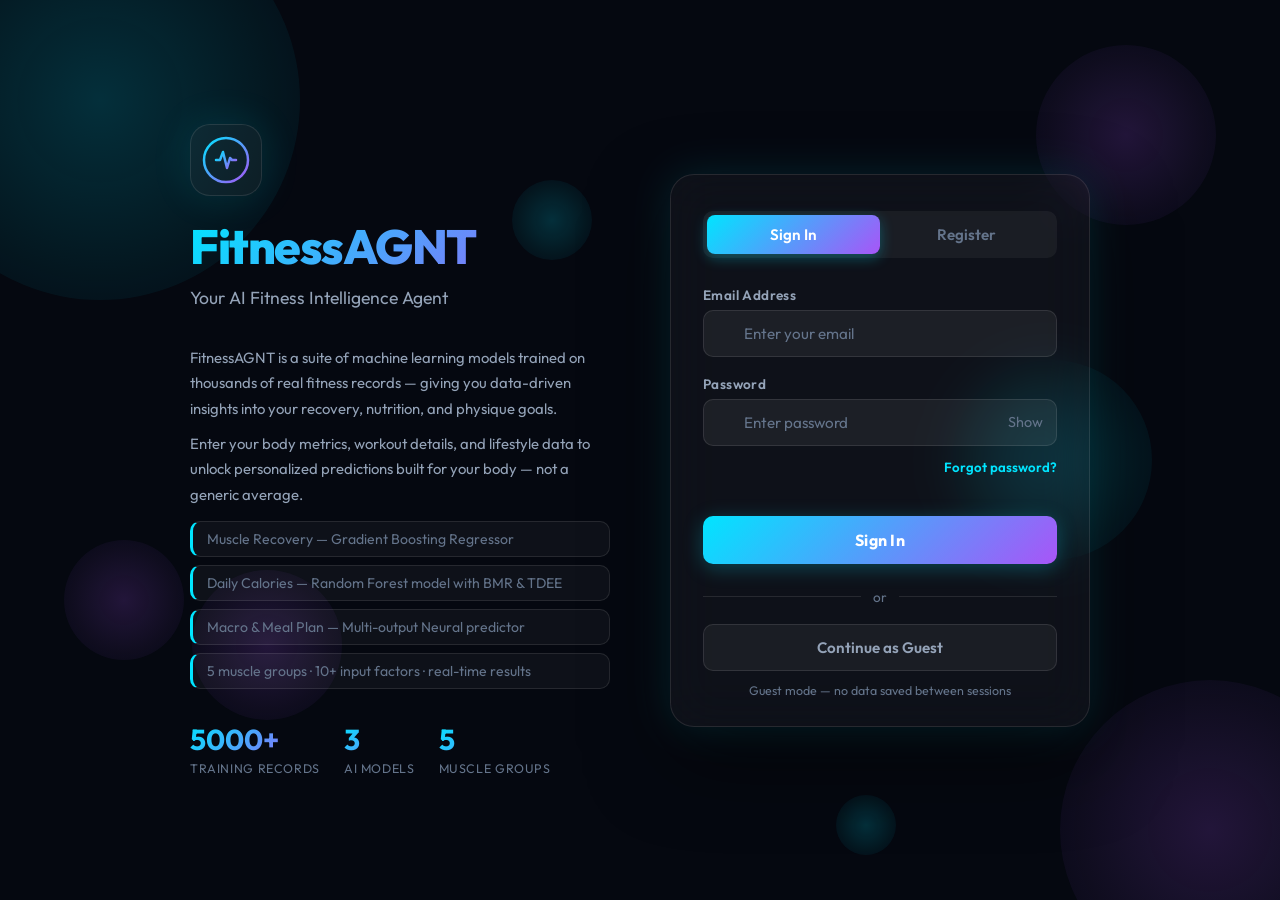
<file: static/index.html>
<!DOCTYPE html>
<html lang="en">

<head>
  <meta charset="UTF-8" />
  <meta name="viewport" content="width=device-width, initial-scale=1.0" />
  <title>FitnessAGNT – AI-Powered Fitness Prediction Suite</title>
  <meta name="description"
    content="FitnessAGNT uses AI to predict muscle recovery, daily calorie needs, and macro targets. Log in or continue as guest." />
  <link rel="preconnect" href="https://fonts.googleapis.com" />
  <link href="https://fonts.googleapis.com/css2?family=Outfit:wght@300;400;500;600;700;800&display=swap"
    rel="stylesheet" />
  <link rel="stylesheet" href="css/style.css" />
</head>

<body class="auth-page">

  <!-- Animated background particles -->
  <div class="bg-particles" aria-hidden="true">
    <span></span><span></span><span></span><span></span>
    <span></span><span></span><span></span><span></span>
  </div>

  <!-- Main Auth Container -->
  <div class="auth-wrapper">

    <!-- Left Panel – Branding -->
    <div class="auth-brand">
      <div class="brand-logo">
        <svg width="48" height="48" viewBox="0 0 48 48" fill="none" xmlns="http://www.w3.org/2000/svg">
          <circle cx="24" cy="24" r="22" stroke="url(#g1)" stroke-width="2.5" />
          <path d="M14 24h4l3-8 4 16 3-10 2 2h4" stroke="url(#g2)" stroke-width="2.5" stroke-linecap="round"
            stroke-linejoin="round" />
          <defs>
            <linearGradient id="g1" x1="2" y1="2" x2="46" y2="46" gradientUnits="userSpaceOnUse">
              <stop stop-color="#00e5ff" />
              <stop offset="1" stop-color="#a855f7" />
            </linearGradient>
            <linearGradient id="g2" x1="14" y1="16" x2="34" y2="32" gradientUnits="userSpaceOnUse">
              <stop stop-color="#00e5ff" />
              <stop offset="1" stop-color="#a855f7" />
            </linearGradient>
          </defs>
        </svg>
      </div>
      <h1 class="brand-title">FitnessAGNT</h1>
      <p class="brand-subtitle">Your AI Fitness Intelligence Agent</p>

      <div class="brand-about">
        <p class="about-text">
          FitnessAGNT is a suite of machine learning models trained on thousands of real fitness records —
          giving you data-driven insights into your recovery, nutrition, and physique goals.
        </p>
        <p class="about-text">
          Enter your body metrics, workout details, and lifestyle data to unlock personalized predictions
          built for your body — not a generic average.
        </p>
        <ul class="about-list">
          <li>Muscle Recovery — Gradient Boosting Regressor</li>
          <li>Daily Calories — Random Forest model with BMR &amp; TDEE</li>
          <li>Macro &amp; Meal Plan — Multi-output Neural predictor</li>
          <li>5 muscle groups · 10+ input factors · real-time results</li>
        </ul>
      </div>

      <div class="brand-stat-row">
        <div class="brand-stat">
          <span class="stat-num">5000+</span>
          <span class="stat-label">Training Records</span>
        </div>
        <div class="brand-stat">
          <span class="stat-num">3</span>
          <span class="stat-label">AI Models</span>
        </div>
        <div class="brand-stat">
          <span class="stat-num">5</span>
          <span class="stat-label">Muscle Groups</span>
        </div>
      </div>
    </div>

    <!-- Right Panel – Auth Forms -->
    <div class="auth-card glass">

      <!-- Tab Switchers -->
      <div class="auth-tabs" role="tablist" id="auth-tabs">
        <button id="tab-login" class="auth-tab active" role="tab" aria-selected="true"
          onclick="showTab('login')">Sign In</button>
        <button id="tab-register" class="auth-tab" role="tab" aria-selected="false"
          onclick="showTab('register')">Register</button>
      </div>

      <!-- Alert Box -->
      <div id="auth-alert" class="auth-alert hidden" role="alert"></div>

      <!-- ═══════════ LOGIN FORM ═══════════ -->
      <form id="form-login" class="auth-form" onsubmit="handleLogin(event)" novalidate>
        <div class="field-group">
          <label for="login-email">Email Address</label>
          <div class="input-wrap">
            <input type="email" id="login-email" placeholder="Enter your email" autocomplete="email" required />
          </div>
        </div>
        <div class="field-group">
          <label for="login-pass">Password</label>
          <div class="input-wrap">
            <input type="password" id="login-pass" placeholder="Enter password" autocomplete="current-password"
              required />
            <button type="button" class="toggle-pw" onclick="togglePw('login-pass', this)"
              aria-label="Toggle password">Show</button>
          </div>
        </div>
        <!-- Forgot password link -->
        <div style="text-align:right;margin-top:-8px;margin-bottom:16px;">
          <button type="button" class="forgot-link" onclick="showForgot()">Forgot password?</button>
        </div>
        <button type="submit" id="btn-login" class="btn-primary">
          <span class="btn-text">Sign In</span>
          <span class="btn-loader hidden"></span>
        </button>
      </form>

      <!-- ═══════════ REGISTER FORM ═══════════ -->
      <form id="form-register" class="auth-form hidden" onsubmit="handleRegister(event)" novalidate>
        <div class="field-group">
          <label for="reg-email">Email Address</label>
          <div class="input-wrap">
            <input type="email" id="reg-email" placeholder="Enter your email address" autocomplete="email"
              required />
          </div>
        </div>
        <div class="field-group">
          <label for="reg-pass">Password</label>
          <div class="input-wrap">
            <input type="password" id="reg-pass" placeholder="Min. 6 characters" autocomplete="new-password" required
              minlength="6" />
            <button type="button" class="toggle-pw" onclick="togglePw('reg-pass', this)"
              aria-label="Toggle password">Show</button>
          </div>
        </div>
        <div class="field-group">
          <label for="reg-confirm">Confirm Password</label>
          <div class="input-wrap">
            <input type="password" id="reg-confirm" placeholder="Repeat password" autocomplete="new-password"
              required />
          </div>
        </div>

        <!-- Optional profile fields -->
        <p style="font-size:12px;color:var(--text-3);margin:12px 0 16px;text-align:center;">Optional — pre-fills your prediction forms</p>
        <div style="display:grid;grid-template-columns:1fr 1fr;gap:12px;">
          <div class="field-group" style="margin-bottom:0;">
            <label for="reg-age">Age</label>
            <div class="input-wrap">
              <input type="number" id="reg-age" placeholder="e.g. 25" min="12" max="100" />
            </div>
          </div>
          <div class="field-group" style="margin-bottom:0;">
            <label>Gender</label>
            <div class="gender-toggle">
              <button type="button" id="reg-g-male" class="gender-btn active" onclick="setRegGender('Male')">Male</button>
              <button type="button" id="reg-g-female" class="gender-btn" onclick="setRegGender('Female')">Female</button>
            </div>
          </div>
          <div class="field-group" style="margin-bottom:0;">
            <label for="reg-height">Height (cm)</label>
            <div class="input-wrap">
              <input type="number" id="reg-height" placeholder="e.g. 175" min="120" max="220" />
            </div>
          </div>
          <div class="field-group" style="margin-bottom:0;">
            <label for="reg-weight">Weight (kg)</label>
            <div class="input-wrap">
              <input type="number" id="reg-weight" placeholder="e.g. 70" min="30" max="200" />
            </div>
          </div>
        </div>

        <button type="submit" id="btn-register" class="btn-primary" style="margin-top:20px;">
          <span class="btn-text">Create Account</span>
          <span class="btn-loader hidden"></span>
        </button>
      </form>

      <!-- ═══════════ EMAIL VERIFICATION PANEL ═══════════ -->
      <div id="panel-verify" class="auth-form hidden">
        <div class="verify-header">
          <div class="verify-icon">✉️</div>
          <h3 class="verify-title">Check Your Inbox</h3>
          <p class="verify-subtitle">We sent a <strong>6-digit code</strong> to<br />
            <span id="verify-email-display" class="verify-email"></span>
          </p>
        </div>
        <div class="field-group" style="margin-top:20px;">
          <label for="verify-code">Verification Code</label>
          <div class="input-wrap">
            <input type="text" id="verify-code" placeholder="Enter 6-digit code" maxlength="6"
              inputmode="numeric" pattern="\d{6}" autocomplete="one-time-code" />
          </div>
        </div>
        <button type="button" id="btn-verify" class="btn-primary" onclick="handleVerifyCode()">
          <span class="btn-text">Verify &amp; Continue</span>
          <span class="btn-loader hidden"></span>
        </button>
        <button type="button" class="btn-ghost" onclick="handleResendCode()" style="margin-top:10px;width:100%;">
          Resend Code
        </button>
        <button type="button" class="btn-ghost" onclick="showTab('register')" style="margin-top:6px;width:100%;opacity:0.6;font-size:13px;">
          ← Back to Register
        </button>
      </div>

      <!-- ═══════════ FORGOT PASSWORD PANEL ═══════════ -->
      <div id="panel-forgot" class="auth-form hidden">
        <div class="verify-header">
          <div class="verify-icon">🔑</div>
          <h3 class="verify-title">Reset Password</h3>
          <p class="verify-subtitle">Enter your email and we'll send you a secure reset link.</p>
        </div>
        <div class="field-group" style="margin-top:20px;">
          <label for="forgot-email">Email Address</label>
          <div class="input-wrap">
            <input type="email" id="forgot-email" placeholder="Enter your email" autocomplete="email" />
          </div>
        </div>
        <button type="button" id="btn-forgot" class="btn-primary" onclick="handleForgotPassword()">
          <span class="btn-text">Send Reset Link</span>
          <span class="btn-loader hidden"></span>
        </button>
        <button type="button" class="btn-ghost" onclick="showTab('login')" style="margin-top:10px;width:100%;">
          ← Back to Sign In
        </button>
      </div>

      <!-- Divider (hidden when verify/forgot panels are shown) -->
      <div class="auth-divider" id="auth-divider"><span>or</span></div>

      <!-- Guest Button -->
      <button id="btn-guest" class="btn-guest" onclick="continueAsGuest()">
        Continue as Guest
      </button>

      <p class="auth-footnote">Guest mode — no data saved between sessions</p>
    </div>
  </div>

  <script>
    // If already logged in, redirect away from the login page
    (function () {
      const u = sessionStorage.getItem('user');
      if (u) {
        try {
          const user = JSON.parse(u);
          if (user && !user.isGuest) {
            window.location.replace(user.isAdmin ? 'admin.html' : 'dashboard.html');
          } else if (user && user.isGuest) {
            window.location.replace('dashboard.html');
          }
        } catch (e) { sessionStorage.removeItem('user'); }
      }
    })();
  </script>
  <script src="js/auth.js"></script>
</body>

</html>
</file>
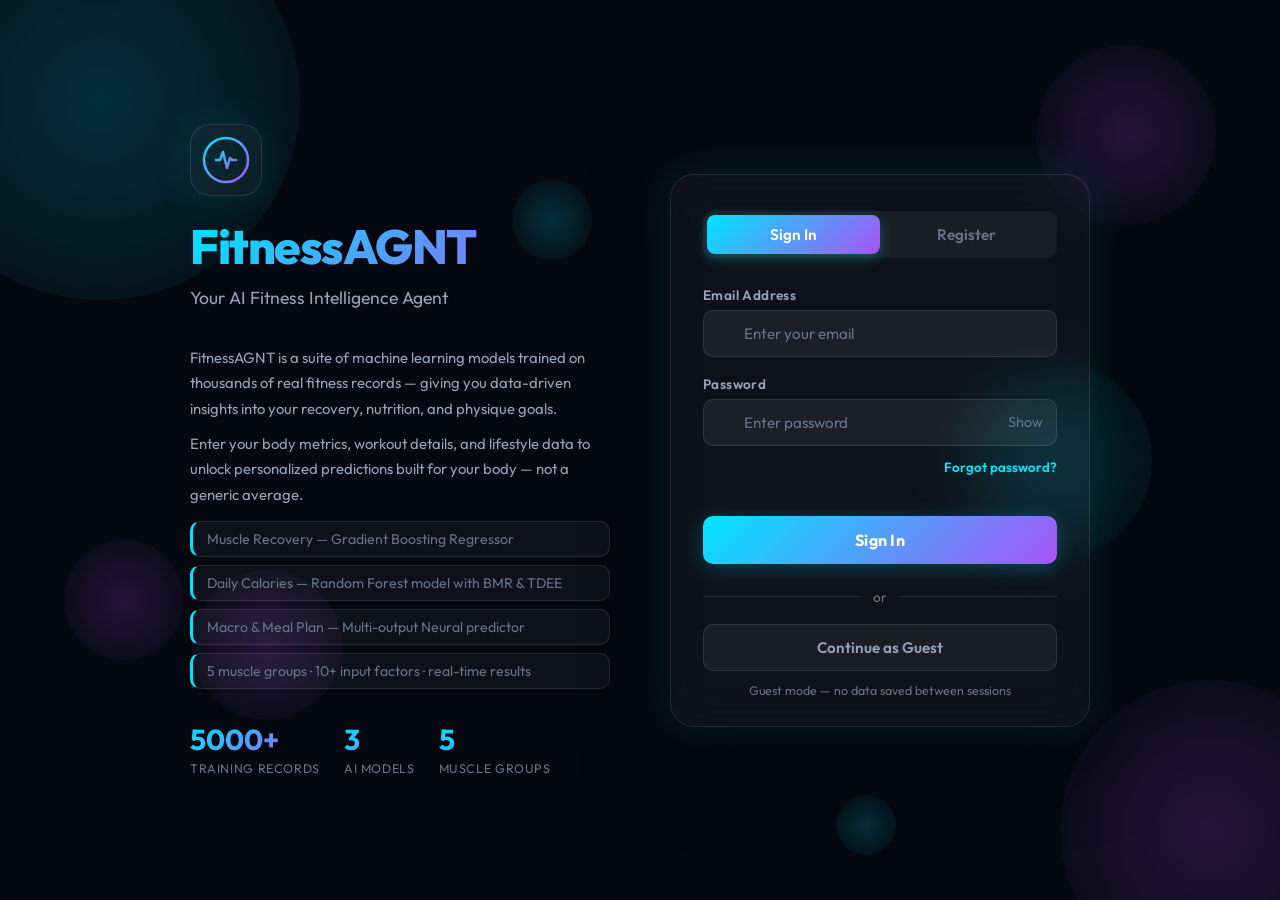
<file: static/dashboard.html>
<!DOCTYPE html>
<html lang="en">

<head>
    <meta charset="UTF-8" />
    <meta name="viewport" content="width=device-width, initial-scale=1.0" />
    <meta http-equiv="Cache-Control" content="no-cache, no-store, must-revalidate" />
    <meta http-equiv="Pragma" content="no-cache" />
    <meta http-equiv="Expires" content="0" />
    <title>FitnessAGNT – Dashboard</title>
    <meta name="description" content="FitnessAGNT fitness AI suite — choose your prediction tool." />
    <link rel="preconnect" href="https://fonts.googleapis.com" />
    <link href="https://fonts.googleapis.com/css2?family=Outfit:wght@300;400;500;600;700;800&display=swap"
        rel="stylesheet" />
    <link rel="stylesheet" href="css/style.css" />
</head>

<body class="dashboard-page">

    <!-- Animated background -->
    <div class="bg-particles" aria-hidden="true">
        <span></span><span></span><span></span><span></span>
        <span></span><span></span><span></span><span></span>
    </div>

    <!-- Top Nav -->
    <nav class="top-nav">
        <div class="nav-brand">
            <svg width="28" height="28" viewBox="0 0 48 48" fill="none">
                <circle cx="24" cy="24" r="22" stroke="url(#dn1)" stroke-width="2.5" />
                <path d="M14 24h4l3-8 4 16 3-10 2 2h4" stroke="url(#dn2)" stroke-width="2.5" stroke-linecap="round"
                    stroke-linejoin="round" />
                <defs>
                    <linearGradient id="dn1" x1="2" y1="2" x2="46" y2="46" gradientUnits="userSpaceOnUse">
                        <stop stop-color="#00e5ff" />
                        <stop offset="1" stop-color="#a855f7" />
                    </linearGradient>
                    <linearGradient id="dn2" x1="14" y1="16" x2="34" y2="32" gradientUnits="userSpaceOnUse">
                        <stop stop-color="#00e5ff" />
                        <stop offset="1" stop-color="#a855f7" />
                    </linearGradient>
                </defs>
            </svg>
            FitnessAGNT
        </div>
        <div class="nav-user" style="position:relative;">
            <div class="user-badge" id="user-badge" onclick="toggleUserMenu()">
                <div class="user-avatar-icon" id="user-avatar-initial">?</div>
                <span id="username-display">Loading...</span>
            </div>

            <!-- Profile & Settings Dropdown -->
            <div class="user-menu-dropdown" id="user-menu">
                <div class="user-menu-header">
                    <h4 style="margin:0; font-size:1.1rem;">Settings &amp; Profile</h4>
                    <p style="margin:4px 0 0; font-size:0.8rem; color:var(--text-3);">Manage your account and app preferences.</p>
                </div>
                
                <div class="user-menu-body">
                    <div style="display:grid;grid-template-columns:1fr 1fr;gap:10px;">
                        <div class="form-field">
                            <label for="p-age">Age</label>
                            <input type="number" id="p-age" class="predict-input" placeholder="25" min="12" max="100" />
                        </div>
                        <div class="form-field">
                            <label>Gender</label>
                            <div class="gender-toggle">
                                <button type="button" id="p-g-male" class="gender-btn active" onclick="setProfileGender('Male')">M</button>
                                <button type="button" id="p-g-female" class="gender-btn" onclick="setProfileGender('Female')">F</button>
                            </div>
                        </div>
                        <div class="form-field">
                            <label for="p-height">Height (cm)</label>
                            <input type="number" id="p-height" class="predict-input" placeholder="175" min="120" max="220" />
                        </div>
                        <div class="form-field">
                            <label for="p-weight">Weight (kg)</label>
                            <input type="number" id="p-weight" class="predict-input" placeholder="70" min="30" max="200" />
                        </div>
                    </div>
                </div>

                <div class="user-menu-footer">
                    <button class="btn-predict" id="btn-save-profile" onclick="saveProfile()" style="padding:8px 12px; font-size:0.85rem; flex:2;">
                        <span id="save-profile-text">Save</span>
                        <span class="btn-loader hidden" id="save-profile-loader" style="width:14px;height:14px;border-width:2px;"></span>
                    </button>
                    <span id="profile-status" style="font-size:12px; display:flex; align-items:center;"></span>
                </div>

                <div style="margin-top:16px; display:flex; flex-direction:column; gap:8px;">
                    <button type="button" onclick="openHelpModal()" style="background:none; border:none; color:var(--text-2); font-size:0.85rem; text-align:left; display:flex; align-items:center; gap:8px; cursor:pointer; padding:4px 0;">
                        <span>❓</span> Help &amp; FAQ
                    </button>
                    <button type="button" onclick="openReportModal()" style="background:none; border:none; color:var(--text-2); font-size:0.85rem; text-align:left; display:flex; align-items:center; gap:8px; cursor:pointer; padding:4px 0;">
                        <span>💬</span> Report an Issue
                    </button>
                </div>

                <div class="user-menu-footer" style="padding-top:12px;">
                    <button class="btn-logout" id="btn-logout" onclick="logout()">Sign Out</button>
                </div>
            </div>
        </div>
    </nav>

    <!-- Hero -->
    <div class="dash-hero">
        <h1>Your AI Fitness Agent</h1>
        <p id="dash-greeting">Select a model below to get your personalized AI-powered prediction</p>
    </div>

    <!-- Model Cards Grid -->
    <div class="dash-grid">

        <!-- Card 1: Muscle Recovery -->
        <a href="predict.html" class="dash-card glass" id="card-recovery">
            <div class="dash-card-icon recovery-icon">
                <svg width="40" height="40" viewBox="0 0 48 48" fill="none">
                    <circle cx="24" cy="24" r="20" stroke="url(#ci1)" stroke-width="2" />
                    <path d="M14 24h4l3-8 4 16 3-10 2 2h4" stroke="url(#ci1)" stroke-width="2.5"
                        stroke-linecap="round" />
                    <defs>
                        <linearGradient id="ci1" x1="4" y1="4" x2="44" y2="44" gradientUnits="userSpaceOnUse">
                            <stop stop-color="#00e5ff" />
                            <stop offset="1" stop-color="#a855f7" />
                        </linearGradient>
                    </defs>
                </svg>
            </div>
            <div class="dash-card-body">
                <h3>Muscle Recovery</h3>
                <p>Know exactly when your muscles are ready again. Our Gradient Boosting model analyses your workout
                    intensity, sleep, protein intake, and body metrics to predict optimal recovery time.</p>
                <div class="dash-card-tags">
                    <span class="tag">Recovery Time</span>
                    <span class="tag">BMI</span>
                    <span class="tag">5 Muscle Groups</span>
                </div>
            </div>
            <div class="dash-card-arrow">→</div>
        </a>

        <!-- Card 2: Calorie Predictor -->
        <a href="model_calories.html" class="dash-card glass" id="card-calories">
            <div class="dash-card-icon calorie-icon">
                <svg width="40" height="40" viewBox="0 0 48 48" fill="none">
                    <circle cx="24" cy="24" r="20" stroke="url(#ci2)" stroke-width="2" />
                    <path d="M24 12v4M24 32v4M12 24h4M32 24h4" stroke="url(#ci2)" stroke-width="2.5"
                        stroke-linecap="round" />
                    <circle cx="24" cy="24" r="7" stroke="url(#ci2)" stroke-width="2" />
                    <defs>
                        <linearGradient id="ci2" x1="4" y1="4" x2="44" y2="44" gradientUnits="userSpaceOnUse">
                            <stop stop-color="#f97316" />
                            <stop offset="1" stop-color="#eab308" />
                        </linearGradient>
                    </defs>
                </svg>
            </div>
            <div class="dash-card-body">
                <h3>Daily Calorie Needs</h3>
                <p>Stop guessing your calorie target. Our Random Forest model calculates your personalised BMR, TDEE,
                    and daily calorie goal based on your body, lifestyle, and weight objectives.</p>
                <div class="dash-card-tags">
                    <span class="tag">BMR &amp; TDEE</span>
                    <span class="tag">Weight Goals</span>
                    <span class="tag">Activity Level</span>
                </div>
            </div>
            <div class="dash-card-arrow">→</div>
        </a>

        <!-- Card 3: Macro Predictor -->
        <a href="model_macro.html" class="dash-card glass" id="card-macro">
            <div class="dash-card-icon macro-icon">
                <svg width="40" height="40" viewBox="0 0 48 48" fill="none">
                    <circle cx="24" cy="24" r="20" stroke="url(#ci3)" stroke-width="2" />
                    <path d="M16 32l4-12 4 8 3-5 3 9" stroke="url(#ci3)" stroke-width="2.5" stroke-linecap="round"
                        stroke-linejoin="round" />
                    <defs>
                        <linearGradient id="ci3" x1="4" y1="4" x2="44" y2="44" gradientUnits="userSpaceOnUse">
                            <stop stop-color="#10b981" />
                            <stop offset="1" stop-color="#06b6d4" />
                        </linearGradient>
                    </defs>
                </svg>
            </div>
            <div class="dash-card-body">
                <h3>Macro &amp; Meal Plan</h3>
                <p>Get your exact daily macros — protein, carbs, fats, and fiber — plus a tailored meal plan aligned
                    to your physique goal, whether you're cutting, maintaining, or bulking.</p>
                <div class="dash-card-tags">
                    <span class="tag">Macros</span>
                    <span class="tag">Meal Plan</span>
                    <span class="tag">Physique Goal</span>
                </div>
            </div>
            <div class="dash-card-arrow">→</div>
        </a>



    </div>

    <!-- Help Modal -->
    <div id="help-modal" class="modal-overlay hidden" onclick="if(event.target===this) closeModals()">
        <div class="modal-content glass">
            <h3 style="margin-bottom:12px;">Help &amp; FAQ</h3>
            <div style="font-size:0.9rem; color:var(--text-2); line-height:1.6; max-height:60vh; overflow-y:auto; padding-right:8px;">
                <p><strong>1. How does the Muscle Recovery model work?</strong><br>
                It uses your workout duration, intensity, age, height, weight, daily protein, and sleep to calculate a precise recovery time using an advanced machine learning algorithm.</p>
                <div style="height:12px;"></div>
                <p><strong>2. How are Calories and Macros predicted?</strong><br>
                Fill out your body metrics and fitness goals. The AI calculates your BMR and TDEE, then splits it into optimal macros (Protein, Carbs, Fats) depending on if you want to lose, gain, or maintain weight.</p>
                <div style="height:12px;"></div>
                <p><strong>3. Why should I fill out my Profile?</strong><br>
                Your Age, Gender, Height, and Weight in the settings menu will automatically pre-fill all prediction forms to save you time.</p>
            </div>
            <button class="btn-predict" onclick="closeModals()" style="margin-top:20px; padding:10px;">Got it</button>
        </div>
    </div>

    <!-- Report Modal -->
    <div id="report-modal" class="modal-overlay hidden" onclick="if(event.target===this) closeModals()">
        <div class="modal-content glass">
            <h3 style="margin-bottom:8px;">Report an Issue</h3>
            <p style="font-size:0.85rem; color:var(--text-3); margin-bottom:16px;">Notice a false prediction, wrong calculation, or website bug? Let us know so the admin can fix it.</p>
            <form id="report-form" onsubmit="submitReport(event)">
                <div class="form-field" style="margin-bottom:12px;">
                    <label for="r-type">Issue Type</label>
                    <select id="r-type" class="predict-input" required style="background:rgba(15,23,42,0.8);">
                        <option value="False Prediction">False Prediction / Bad Math</option>
                        <option value="UI Bug">Website Bug / Glitch</option>
                        <option value="Feature Request">Feature Request</option>
                        <option value="Other">Other</option>
                    </select>
                </div>
                <div class="form-field">
                    <label for="r-desc">Description</label>
                    <textarea id="r-desc" class="predict-input" required placeholder="Please describe what went wrong..." rows="4" style="resize:vertical;"></textarea>
                </div>
                <div id="report-err" style="color:var(--danger); font-size:0.85rem; margin-top:8px;" class="hidden"></div>
                <div id="report-succ" style="color:var(--success); font-size:0.85rem; margin-top:8px;" class="hidden">Report submitted successfully!</div>
                
                <div style="display:flex; gap:12px; margin-top:20px;">
                    <button type="button" class="btn-logout" onclick="closeModals()" style="flex:1;">Cancel</button>
                    <button type="submit" class="btn-predict" id="btn-submit-report" style="flex:2; padding:10px;">
                        <span id="report-btn-text">Send Report</span>
                        <span class="btn-loader hidden" id="report-loader" style="width:16px;height:16px;border-width:2px;"></span>
                    </button>
                </div>
            </form>
        </div>
    </div>

    <script src="js/dashboard.js"></script>
</body>

</html>
</file>
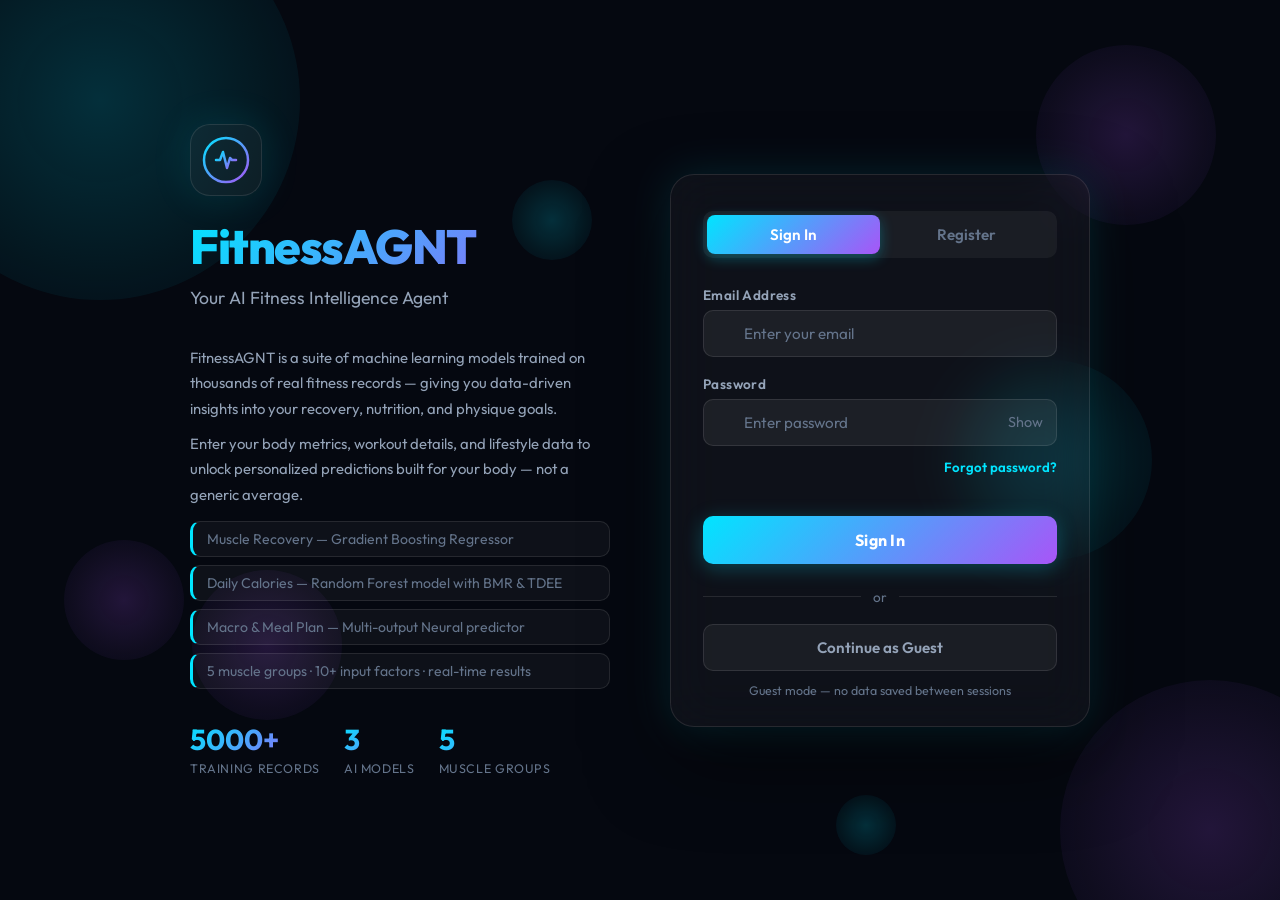
<file: static/model_calories.html>
<!DOCTYPE html>
<html lang="en">

<head>
    <meta charset="UTF-8" />
    <meta name="viewport" content="width=device-width, initial-scale=1.0" />
    <meta http-equiv="Cache-Control" content="no-cache, no-store, must-revalidate" />
    <meta http-equiv="Pragma" content="no-cache" />
    <meta http-equiv="Expires" content="0" />
    <title>FitnessAGNT – Daily Calorie Estimator</title>
    <meta name="description" content="Estimate your optimal daily calorie intake with FitnessAGNT AI predictions." />
    <link rel="preconnect" href="https://fonts.googleapis.com" />
    <link href="https://fonts.googleapis.com/css2?family=Outfit:wght@300;400;500;600;700;800&display=swap"
        rel="stylesheet" />
    <link rel="stylesheet" href="css/style.css" />
</head>

<body class="predict-page">

    <div class="bg-particles" aria-hidden="true">
        <span></span><span></span><span></span><span></span>
    </div>

    <!-- Top Nav -->
    <nav class="top-nav">
        <div class="nav-brand">
            <a href="dashboard.html" class="back-link">← Dashboard</a>
            <span class="nav-sep">|</span>
            <svg width="22" height="22" viewBox="0 0 48 48" fill="none">
                <circle cx="24" cy="24" r="22" stroke="url(#cn1)" stroke-width="2.5" />
                <path d="M14 24h4l3-8 4 16 3-10 2 2h4" stroke="url(#cn2)" stroke-width="2.5" stroke-linecap="round"
                    stroke-linejoin="round" />
                <defs>
                    <linearGradient id="cn1" x1="2" y1="2" x2="46" y2="46" gradientUnits="userSpaceOnUse">
                        <stop stop-color="#00e5ff" />
                        <stop offset="1" stop-color="#a855f7" />
                    </linearGradient>
                    <linearGradient id="cn2" x1="14" y1="16" x2="34" y2="32" gradientUnits="userSpaceOnUse">
                        <stop stop-color="#00e5ff" />
                        <stop offset="1" stop-color="#a855f7" />
                    </linearGradient>
                </defs>
            </svg>
            FitnessAGNT
        </div>
        <div class="nav-user">
            <div class="user-badge" id="user-badge"><span class="dot"></span><span
                    id="username-display">Loading...</span></div>
            <button class="btn-logout" id="btn-logout" onclick="logout()">Sign Out</button>
        </div>
    </nav>

    <!-- Hero -->
    <div class="page-hero">
        <h2>Daily Calorie Estimator</h2>
        <p>Input your body stats and weight goal — our Random Forest model calculates your precise calorie target,
            factoring in BMR, TDEE, and exercise burn rate.</p>
    </div>

    <!-- Main Layout -->
    <div class="predict-layout">

        <!-- Left: Input Form -->
        <div class="form-card glass">
            <h3>Body &amp; Goal Metrics</h3>
            <form id="calorie-form" onsubmit="handleCaloriePredict(event)" novalidate>

                <!-- Row 1: Personal -->
                <div class="form-grid">
                    <div class="form-field">
                        <label for="c-age">Age</label>
                        <input type="number" id="c-age" class="predict-input" placeholder="e.g. 25" min="12" max="100"
                            required />
                    </div>
                    <div class="form-field">
                        <label>Gender</label>
                        <div class="gender-toggle">
                            <button type="button" id="cg-male" class="gender-btn active"
                                onclick="setCGender('Male')">Male</button>
                            <button type="button" id="cg-female" class="gender-btn"
                                onclick="setCGender('Female')">Female</button>
                        </div>
                    </div>
                    <div class="form-field">
                        <label for="c-height">Height (cm)</label>
                        <input type="number" id="c-height" class="predict-input" placeholder="e.g. 175" min="120"
                            max="220" required />
                    </div>
                    <div class="form-field">
                        <label for="c-weight">Current Weight (kg)</label>
                        <input type="number" id="c-weight" class="predict-input" placeholder="e.g. 70" min="30"
                            max="200" required />
                    </div>
                </div>

                <!-- Row 2: Goal -->
                <div class="form-grid">
                    <div class="form-field">
                        <label for="c-target">Target Weight (kg)</label>
                        <input type="number" id="c-target" class="predict-input" placeholder="e.g. 65" min="30"
                            max="200" required />
                    </div>
                    <div class="form-field">
                        <label for="c-weeks">Duration (weeks)</label>
                        <input type="number" id="c-weeks" class="predict-input" placeholder="e.g. 12" min="1" max="104"
                            required />
                    </div>
                    <div class="form-field">
                        <label for="c-exdur">Exercise Duration (min)</label>
                        <input type="number" id="c-exdur" class="predict-input" placeholder="e.g. 45" min="5" max="300"
                            required />
                    </div>
                </div>

                <!-- Activity Level -->
                <div class="form-field" style="margin-bottom:20px;">
                    <label>Activity Level</label>
                    <div class="option-grid" id="activity-grid">
                        <button type="button" class="option-btn active" data-val="Sedentary"
                            onclick="setOption(this,'activity-grid','cActivityLevel')">Sedentary</button>
                        <button type="button" class="option-btn" data-val="Lightly Active"
                            onclick="setOption(this,'activity-grid','cActivityLevel')">Lightly Active</button>
                        <button type="button" class="option-btn" data-val="Moderately Active"
                            onclick="setOption(this,'activity-grid','cActivityLevel')">Moderately Active</button>
                        <button type="button" class="option-btn" data-val="Very Active"
                            onclick="setOption(this,'activity-grid','cActivityLevel')">Very Active</button>
                    </div>
                </div>

                <!-- Exercise Type -->
                <div class="form-field" style="margin-bottom:20px;">
                    <label>Exercise Type</label>
                    <div class="option-grid" id="extype-grid">
                        <button type="button" class="option-btn active" data-val="Light Training"
                            onclick="setOption(this,'extype-grid','cExerciseType')">Light Training</button>
                        <button type="button" class="option-btn" data-val="Cardio"
                            onclick="setOption(this,'extype-grid','cExerciseType')">Cardio</button>
                        <button type="button" class="option-btn" data-val="Strength Training"
                            onclick="setOption(this,'extype-grid','cExerciseType')">Strength Training</button>
                        <button type="button" class="option-btn" data-val="Weight Training"
                            onclick="setOption(this,'extype-grid','cExerciseType')">Weight Training</button>
                    </div>
                </div>

                <div id="calorie-error" class="auth-alert error hidden" role="alert"></div>

                <button type="submit" id="btn-calorie-predict" class="btn-predict">
                    <span id="calorie-btn-text">Estimate Calories</span>
                    <span class="btn-loader hidden" id="calorie-loader"></span>
                </button>
            </form>
        </div>

        <!-- Right Column -->
        <div class="right-col">

            <!-- Result Card -->
            <div class="result-card glass hidden-result" id="calorie-result-card">
                <p class="result-label">Daily Calorie Target</p>
                <div class="calorie-big" id="calorie-big-num">--</div>
                <div class="calorie-unit">kcal / day</div>
                <div class="goal-badge" id="goal-badge"></div>
                <div class="calorie-breakdown" id="calorie-breakdown"></div>
                <div class="result-interpretation" id="calorie-interp">Fill in your details above.</div>
            </div>

            <!-- Tips Card -->
            <div class="tips-card glass">
                <h4>Calorie Tips</h4>
                <div class="tip-item"><span>Eat at a 300–500 kcal deficit for steady weight loss.</span></div>
                <div class="tip-item"><span>Prioritize protein — it keeps you full and preserves muscle.</span></div>
                <div class="tip-item"><span>Track your food for at least 2 weeks for accurate adjustments.</span></div>
                <div class="tip-item"><span>Stay hydrated — thirst is often mistaken for hunger.</span></div>
                <div class="tip-item"><span>Re-calculate calories every 4 weeks as your weight changes.</span></div>
            </div>

        </div>
    </div>

    <script src="js/model_calories.js"></script>
</body>

</html>
</file>
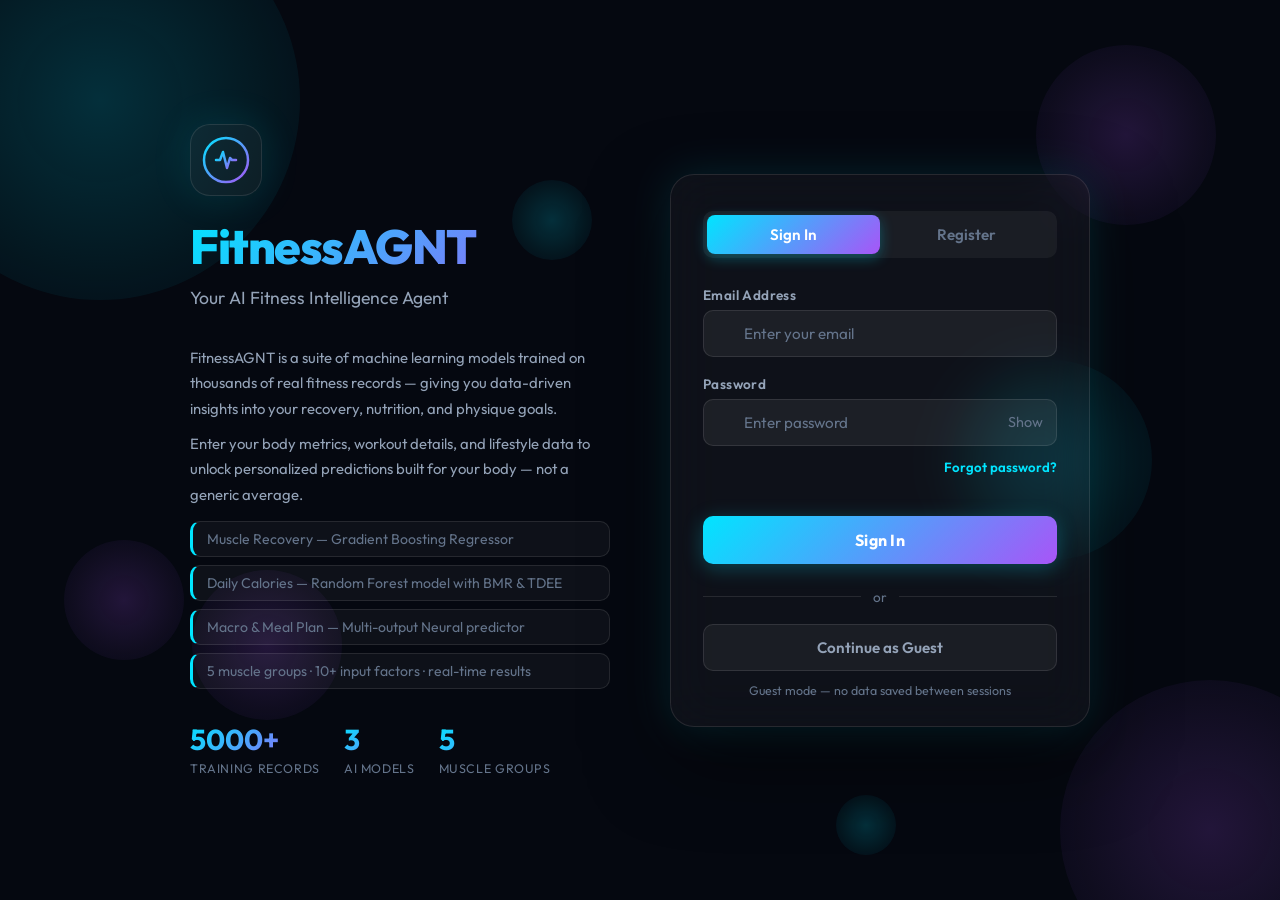
<file: static/model_macro.html>
<!DOCTYPE html>
<html lang="en">

<head>
    <meta charset="UTF-8" />
    <meta name="viewport" content="width=device-width, initial-scale=1.0" />
    <meta http-equiv="Cache-Control" content="no-cache, no-store, must-revalidate" />
    <meta http-equiv="Pragma" content="no-cache" />
    <meta http-equiv="Expires" content="0" />
    <title>FitnessAGNT – Macro &amp; Meal Plan Predictor</title>
    <meta name="description" content="Get personalized daily macro targets and meal plan recommendations from FitnessAGNT." />
    <link rel="preconnect" href="https://fonts.googleapis.com" />
    <link href="https://fonts.googleapis.com/css2?family=Outfit:wght@300;400;500;600;700;800&display=swap"
        rel="stylesheet" />
    <link rel="stylesheet" href="css/style.css" />
</head>

<body class="predict-page">

    <div class="bg-particles" aria-hidden="true">
        <span></span><span></span><span></span><span></span>
    </div>

    <!-- Top Nav -->
    <nav class="top-nav">
        <div class="nav-brand">
            <a href="dashboard.html" class="back-link">← Dashboard</a>
            <span class="nav-sep">|</span>
            <svg width="22" height="22" viewBox="0 0 48 48" fill="none">
                <circle cx="24" cy="24" r="22" stroke="url(#mn1)" stroke-width="2.5" />
                <path d="M14 24h4l3-8 4 16 3-10 2 2h4" stroke="url(#mn2)" stroke-width="2.5" stroke-linecap="round"
                    stroke-linejoin="round" />
                <defs>
                    <linearGradient id="mn1" x1="2" y1="2" x2="46" y2="46" gradientUnits="userSpaceOnUse">
                        <stop stop-color="#00e5ff" />
                        <stop offset="1" stop-color="#a855f7" />
                    </linearGradient>
                    <linearGradient id="mn2" x1="14" y1="16" x2="34" y2="32" gradientUnits="userSpaceOnUse">
                        <stop stop-color="#00e5ff" />
                        <stop offset="1" stop-color="#a855f7" />
                    </linearGradient>
                </defs>
            </svg>
            FitnessAGNT
        </div>
        <div class="nav-user">
            <div class="user-badge" id="user-badge"><span class="dot"></span><span
                    id="username-display">Loading...</span></div>
            <button class="btn-logout" id="btn-logout" onclick="logout()">Sign Out</button>
        </div>
    </nav>

    <!-- Hero -->
    <div class="page-hero">
        <h2>Macro &amp; Meal Plan Predictor</h2>
        <p>Get your AI-generated daily macro targets — Calories, Protein, Carbs, Fats &amp; Fiber — plus a curated
            meal plan matched precisely to your physique goal and training style.</p>
    </div>

    <!-- Main Layout -->
    <div class="predict-layout">

        <!-- Left: Input Form -->
        <div class="form-card glass">
            <h3>Personal &amp; Fitness Profile</h3>
            <form id="macro-form" onsubmit="handleMacroPredict(event)" novalidate>

                <!-- Row 1 -->
                <div class="form-grid">
                    <div class="form-field">
                        <label for="m-age">Age</label>
                        <input type="number" id="m-age" class="predict-input" placeholder="e.g. 28" min="12" max="100"
                            required />
                    </div>
                    <div class="form-field">
                        <label>Gender</label>
                        <div class="gender-toggle">
                            <button type="button" id="mg-male" class="gender-btn active"
                                onclick="setMGender('Male')">Male</button>
                            <button type="button" id="mg-female" class="gender-btn"
                                onclick="setMGender('Female')">Female</button>
                        </div>
                    </div>
                    <div class="form-field">
                        <label for="m-height">Height (cm)</label>
                        <input type="number" id="m-height" class="predict-input" placeholder="e.g. 175" min="120"
                            max="220" required />
                    </div>
                    <div class="form-field">
                        <label for="m-weight">Weight (kg)</label>
                        <input type="number" id="m-weight" class="predict-input" placeholder="e.g. 75" min="30"
                            max="200" required />
                    </div>
                </div>

                <!-- Activity Level -->
                <div class="form-field" style="margin-bottom:20px;">
                    <label>Activity Level</label>
                    <div class="option-grid" id="m-activity-grid">
                        <button type="button" class="option-btn active" data-val="Sedentary"
                            onclick="setOption(this,'m-activity-grid','mActivityLevel')">Sedentary</button>
                        <button type="button" class="option-btn" data-val="Lightly Active"
                            onclick="setOption(this,'m-activity-grid','mActivityLevel')">Lightly Active</button>
                        <button type="button" class="option-btn" data-val="Moderately Active"
                            onclick="setOption(this,'m-activity-grid','mActivityLevel')">Moderately Active</button>
                        <button type="button" class="option-btn" data-val="Very Active"
                            onclick="setOption(this,'m-activity-grid','mActivityLevel')">Very Active</button>
                    </div>
                </div>

                <!-- Exercise Type -->
                <div class="form-field" style="margin-bottom:20px;">
                    <label>Exercise Type</label>
                    <div class="option-grid" id="m-exercise-grid">
                        <button type="button" class="option-btn active" data-val="Cardio"
                            onclick="setOption(this,'m-exercise-grid','mExerciseType')">Cardio</button>
                        <button type="button" class="option-btn" data-val="Strength Training"
                            onclick="setOption(this,'m-exercise-grid','mExerciseType')">Strength Training</button>
                        <button type="button" class="option-btn" data-val="Weight Training"
                            onclick="setOption(this,'m-exercise-grid','mExerciseType')">Weight Training</button>
                        <button type="button" class="option-btn" data-val="HIIT"
                            onclick="setOption(this,'m-exercise-grid','mExerciseType')">HIIT</button>
                        <button type="button" class="option-btn" data-val="Mixed"
                            onclick="setOption(this,'m-exercise-grid','mExerciseType')">Mixed</button>
                    </div>
                </div>

                <!-- Physique Goal -->
                <div class="form-field" style="margin-bottom:20px;">
                    <label>Physique Goal</label>
                    <div class="option-grid" id="m-goal-grid">
                        <button type="button" class="option-btn active" data-val="Lean"
                            onclick="setOption(this,'m-goal-grid','mPhysiqueGoal')">Lean</button>
                        <button type="button" class="option-btn" data-val="Shredded"
                            onclick="setOption(this,'m-goal-grid','mPhysiqueGoal')">Shredded</button>
                        <button type="button" class="option-btn" data-val="Bulk"
                            onclick="setOption(this,'m-goal-grid','mPhysiqueGoal')">Bulk</button>
                    </div>
                </div>

                <div id="macro-error" class="auth-alert error hidden" role="alert"></div>

                <button type="submit" id="btn-macro-predict" class="btn-predict">
                    <span id="macro-btn-text">Generate Macro Plan</span>
                    <span class="btn-loader hidden" id="macro-loader"></span>
                </button>
            </form>
        </div>

        <!-- Right Column -->
        <div class="right-col">

            <!-- Macro Result Card -->
            <div class="result-card glass hidden-result" id="macro-result-card">
                <p class="result-label">Daily Macro Targets</p>
                <div class="macro-bars" id="macro-bars">
                    <div class="macro-row">
                        <span class="macro-name">Calories</span>
                        <div class="macro-bar-wrap">
                            <div class="macro-bar calories-bar" id="bar-calories"></div>
                        </div>
                        <span class="macro-val" id="val-calories">--</span>
                        <span class="macro-unit">kcal</span>
                    </div>
                    <div class="macro-row">
                        <span class="macro-name">Protein</span>
                        <div class="macro-bar-wrap">
                            <div class="macro-bar protein-bar" id="bar-protein"></div>
                        </div>
                        <span class="macro-val" id="val-protein">--</span>
                        <span class="macro-unit">g</span>
                    </div>
                    <div class="macro-row">
                        <span class="macro-name">Carbs</span>
                        <div class="macro-bar-wrap">
                            <div class="macro-bar carbs-bar" id="bar-carbs"></div>
                        </div>
                        <span class="macro-val" id="val-carbs">--</span>
                        <span class="macro-unit">g</span>
                    </div>
                    <div class="macro-row">
                        <span class="macro-name">Fats</span>
                        <div class="macro-bar-wrap">
                            <div class="macro-bar fats-bar" id="bar-fats"></div>
                        </div>
                        <span class="macro-val" id="val-fats">--</span>
                        <span class="macro-unit">g</span>
                    </div>
                    <div class="macro-row">
                        <span class="macro-name">Fiber</span>
                        <div class="macro-bar-wrap">
                            <div class="macro-bar fiber-bar" id="bar-fiber"></div>
                        </div>
                        <span class="macro-val" id="val-fiber">--</span>
                        <span class="macro-unit">g</span>
                    </div>
                </div>
            </div>

            <!-- Meal Plan Card -->
            <div class="result-card glass hidden-result" id="meal-plan-card">
                <p class="result-label">Recommended Meal Plan</p>
                <div class="meal-plan-content" id="meal-plan-content">
                    <div class="meal-plan-loading">Run prediction to see your meal plan</div>
                </div>
            </div>

        </div>
    </div>

    <script src="js/model_macro.js"></script>
</body>

</html>
</file>
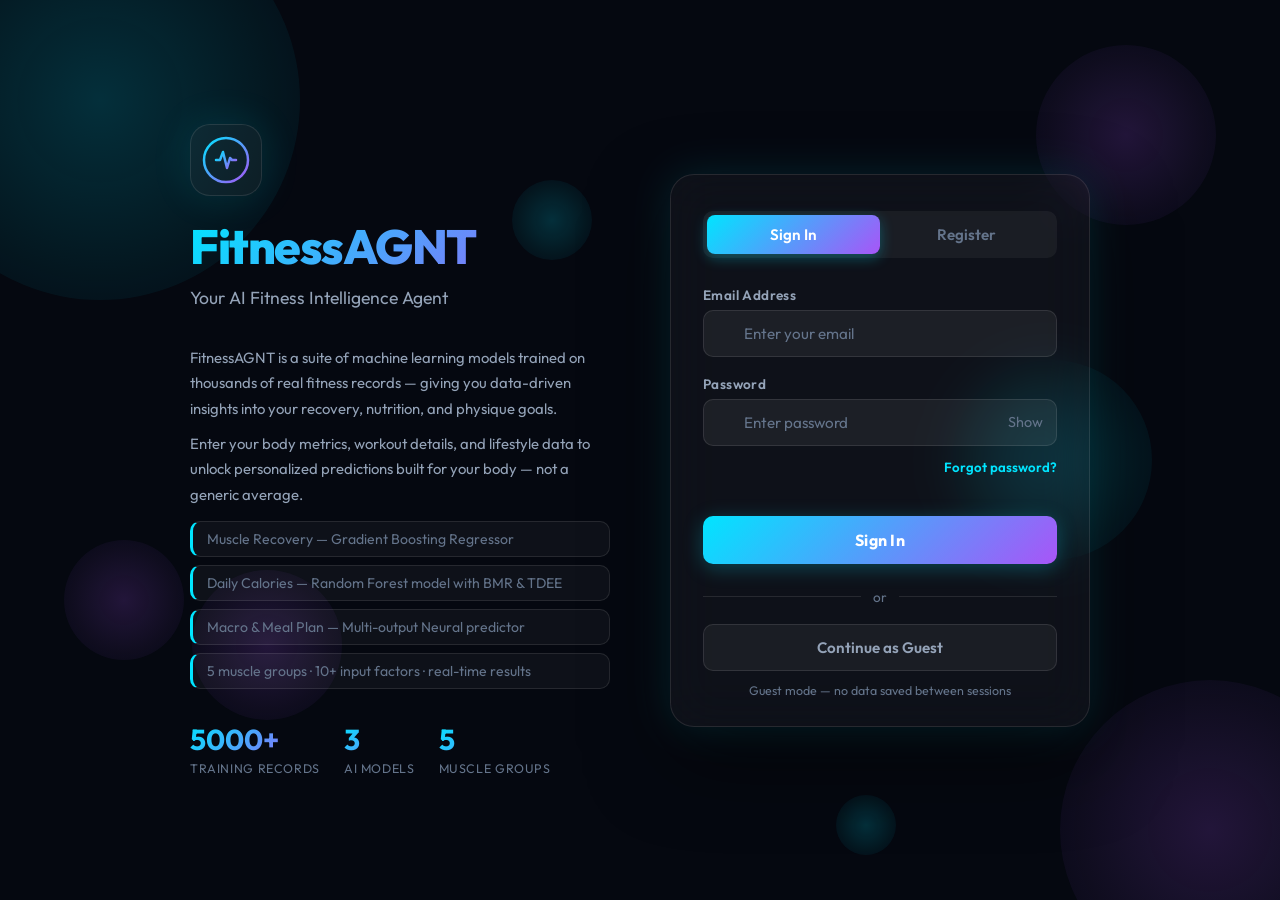
<file: static/predict.html>
<!DOCTYPE html>
<html lang="en">

<head>
    <meta charset="UTF-8" />
    <meta name="viewport" content="width=device-width, initial-scale=1.0" />
    <meta http-equiv="Cache-Control" content="no-cache, no-store, must-revalidate" />
    <meta http-equiv="Pragma" content="no-cache" />
    <meta http-equiv="Expires" content="0" />
    <title>FitnessAGNT – Muscle Recovery Predictor</title>
    <meta name="description"
        content="Enter your workout details to get an AI-powered muscle recovery time prediction from FitnessAGNT." />
    <link rel="preconnect" href="https://fonts.googleapis.com" />
    <link href="https://fonts.googleapis.com/css2?family=Outfit:wght@300;400;500;600;700;800&display=swap"
        rel="stylesheet" />
    <link rel="stylesheet" href="css/style.css" />
</head>

<body class="predict-page">

    <!-- BG particles -->
    <div class="bg-particles" aria-hidden="true">
        <span></span><span></span><span></span><span></span>
    </div>

    <!-- Top Navigation -->
    <nav class="top-nav">
        <div class="nav-brand">
            <a href="dashboard.html" class="back-link">← Dashboard</a>
            <span class="nav-sep">|</span>
            <svg width="22" height="22" viewBox="0 0 48 48" fill="none">
                <circle cx="24" cy="24" r="22" stroke="url(#ng1)" stroke-width="2.5" />
                <path d="M14 24h4l3-8 4 16 3-10 2 2h4" stroke="url(#ng2)" stroke-width="2.5" stroke-linecap="round"
                    stroke-linejoin="round" />
                <defs>
                    <linearGradient id="ng1" x1="2" y1="2" x2="46" y2="46" gradientUnits="userSpaceOnUse">
                        <stop stop-color="#00e5ff" />
                        <stop offset="1" stop-color="#a855f7" />
                    </linearGradient>
                    <linearGradient id="ng2" x1="14" y1="16" x2="34" y2="32" gradientUnits="userSpaceOnUse">
                        <stop stop-color="#00e5ff" />
                        <stop offset="1" stop-color="#a855f7" />
                    </linearGradient>
                </defs>
            </svg>
            FitnessAGNT
        </div>
        <div class="nav-user">
            <div class="user-badge" id="user-badge">
                <span class="dot"></span>
                <span id="username-display">Loading...</span>
            </div>
            <button class="btn-logout" id="btn-logout" onclick="logout()">Sign Out</button>
        </div>
    </nav>

    <!-- Hero -->
    <div class="page-hero">
        <h2>Muscle Recovery Predictor</h2>
        <p>Tell our Gradient Boosting model about your workout and body — get a precise recovery window so you know
            exactly when to train again.</p>
    </div>

    <!-- Main Layout -->
    <div class="predict-layout">

        <!-- Left: Input Form -->
        <div class="form-card glass">
            <h3>Workout &amp; Body Metrics</h3>

            <form id="predict-form" onsubmit="handlePredict(event)" novalidate>

                <!-- Row 1: Personal -->
                <div class="form-grid">

                    <!-- Age -->
                    <div class="form-field">
                        <label for="f-age">Age</label>
                        <input type="number" id="f-age" class="predict-input" placeholder="e.g. 25" min="12" max="100"
                            required />
                    </div>

                    <!-- Gender -->
                    <div class="form-field">
                        <label>Gender</label>
                        <div class="gender-toggle">
                            <button type="button" id="g-male" class="gender-btn active"
                                onclick="setGender('Male')">Male</button>
                            <button type="button" id="g-female" class="gender-btn"
                                onclick="setGender('Female')">Female</button>
                        </div>
                    </div>

                    <!-- Height -->
                    <div class="form-field">
                        <label for="f-height">Height (cm)</label>
                        <input type="number" id="f-height" class="predict-input" placeholder="e.g. 175" min="120"
                            max="220" required oninput="updateBMI()" />
                    </div>

                    <!-- Weight -->
                    <div class="form-field">
                        <label for="f-weight">Weight (kg)</label>
                        <input type="number" id="f-weight" class="predict-input" placeholder="e.g. 70" min="30"
                            max="200" required oninput="updateBMI()" />
                    </div>

                </div>

                <!-- BMI Live Indicator -->
                <div class="form-field" style="margin-bottom:20px;">
                    <label>BMI (Auto-calculated)</label>
                    <div id="bmi-pill" class="bmi-display">
                        <span>BMI:</span>
                        <span class="bmi-val" id="bmi-value">--</span>
                        <span id="bmi-category" style="font-size:0.8rem; color:var(--text-3)"></span>
                    </div>
                </div>

                <!-- Workout Part -->
                <div class="form-field" style="margin-bottom:20px;">
                    <label>Workout Part / Muscle Group</label>
                    <div class="workout-grid">
                        <button type="button" class="workout-btn active" data-part="Chest"
                            onclick="setWorkout(this)">Chest</button>
                        <button type="button" class="workout-btn" data-part="Back"
                            onclick="setWorkout(this)">Back</button>
                        <button type="button" class="workout-btn" data-part="Legs"
                            onclick="setWorkout(this)">Legs</button>
                        <button type="button" class="workout-btn" data-part="Arms"
                            onclick="setWorkout(this)">Arms</button>
                        <button type="button" class="workout-btn" data-part="Shoulders"
                            onclick="setWorkout(this)">Shoulders</button>
                    </div>
                </div>

                <!-- Row 2: Workout Details -->
                <div class="form-grid">

                    <!-- Duration -->
                    <div class="form-field full">
                        <label for="f-duration">Workout Duration: <span class="range-val" id="dur-val">45</span>
                            min</label>
                        <div class="range-wrap">
                            <input type="range" id="f-duration" class="predict-range" min="10" max="180" value="45"
                                oninput="document.getElementById('dur-val').textContent=this.value; updateRangeStyle(this,10,180)" />
                        </div>
                        <span class="field-hint">10 to 180 minutes</span>
                    </div>

                    <!-- Intensity -->
                    <div class="form-field full">
                        <label for="f-intensity">Workout Intensity: <span class="range-val" id="int-val">5</span> /
                            10</label>
                        <div class="range-wrap">
                            <input type="range" id="f-intensity" class="predict-range" min="1" max="10" value="5"
                                oninput="document.getElementById('int-val').textContent=this.value; updateRangeStyle(this,1,10)" />
                        </div>
                        <span class="field-hint">1 = very light, 10 = maximum effort</span>
                    </div>

                    <!-- Protein -->
                    <div class="form-field">
                        <label for="f-protein">Protein Intake (g/day)</label>
                        <input type="number" id="f-protein" class="predict-input" placeholder="e.g. 150" min="10"
                            max="500" required />
                    </div>

                    <!-- Sleep -->
                    <div class="form-field">
                        <label for="f-sleep">Sleep (hours/night)</label>
                        <input type="number" id="f-sleep" class="predict-input" placeholder="e.g. 7.5" min="3" max="12"
                            step="0.5" required />
                    </div>

                </div>

                <!-- Error msg -->
                <div id="predict-error" class="auth-alert error hidden" role="alert"></div>

                <!-- Submit -->
                <button type="submit" id="btn-predict" class="btn-predict">
                    <span id="predict-btn-text">Predict Recovery Time</span>
                    <span class="btn-loader hidden" id="predict-loader"></span>
                </button>
            </form>
        </div>

        <!-- Right Column -->
        <div class="right-col">

            <!-- Result Card -->
            <div class="result-card glass hidden-result" id="result-card">
                <p class="result-label">Estimated Muscle Recovery</p>

                <div class="ring-container">
                    <svg class="ring-svg" width="180" height="180" viewBox="0 0 180 180">
                        <defs>
                            <linearGradient id="ringGrad" x1="0%" y1="0%" x2="100%" y2="100%">
                                <stop offset="0%" stop-color="#00e5ff" />
                                <stop offset="100%" stop-color="#a855f7" />
                            </linearGradient>
                        </defs>
                        <circle class="ring-bg" cx="90" cy="90" r="80" />
                        <circle class="ring-fill" id="ring-fill" cx="90" cy="90" r="80" />
                    </svg>
                    <div class="ring-text">
                        <span class="ring-hours" id="ring-hours">--</span>
                        <span class="ring-unit">hours</span>
                    </div>
                </div>

                <div class="result-interpretation" id="result-interp">
                    Fill in your details and click Predict.
                </div>
                <div class="result-bmi" id="result-bmi-info"></div>
            </div>

            <!-- Tips Card -->
            <div class="tips-card glass">
                <h4>Recovery Tips</h4>
                <div class="tip-item"><span>Stay hydrated — aim for 3L water daily after intense sessions.</span></div>
                <div class="tip-item"><span>Consume 20–40g protein within 30 min post-workout.</span></div>
                <div class="tip-item"><span>7–9 hours of sleep accelerates muscle repair significantly.</span></div>
                <div class="tip-item"><span>Cold showers or ice baths reduce DOMS within 1–2 hours.</span></div>
                <div class="tip-item"><span>Active recovery (stretching, light walking) beats complete rest.</span>
                </div>
            </div>

            <!-- History Card -->
            <div class="history-card glass">
                <h4>Prediction History</h4>
                <div class="history-list" id="history-list">
                    <div class="history-empty">No predictions yet — make your first one.</div>
                </div>
            </div>

        </div>
    </div>

    <script src="js/predict.js"></script>
</body>

</html>
</file>
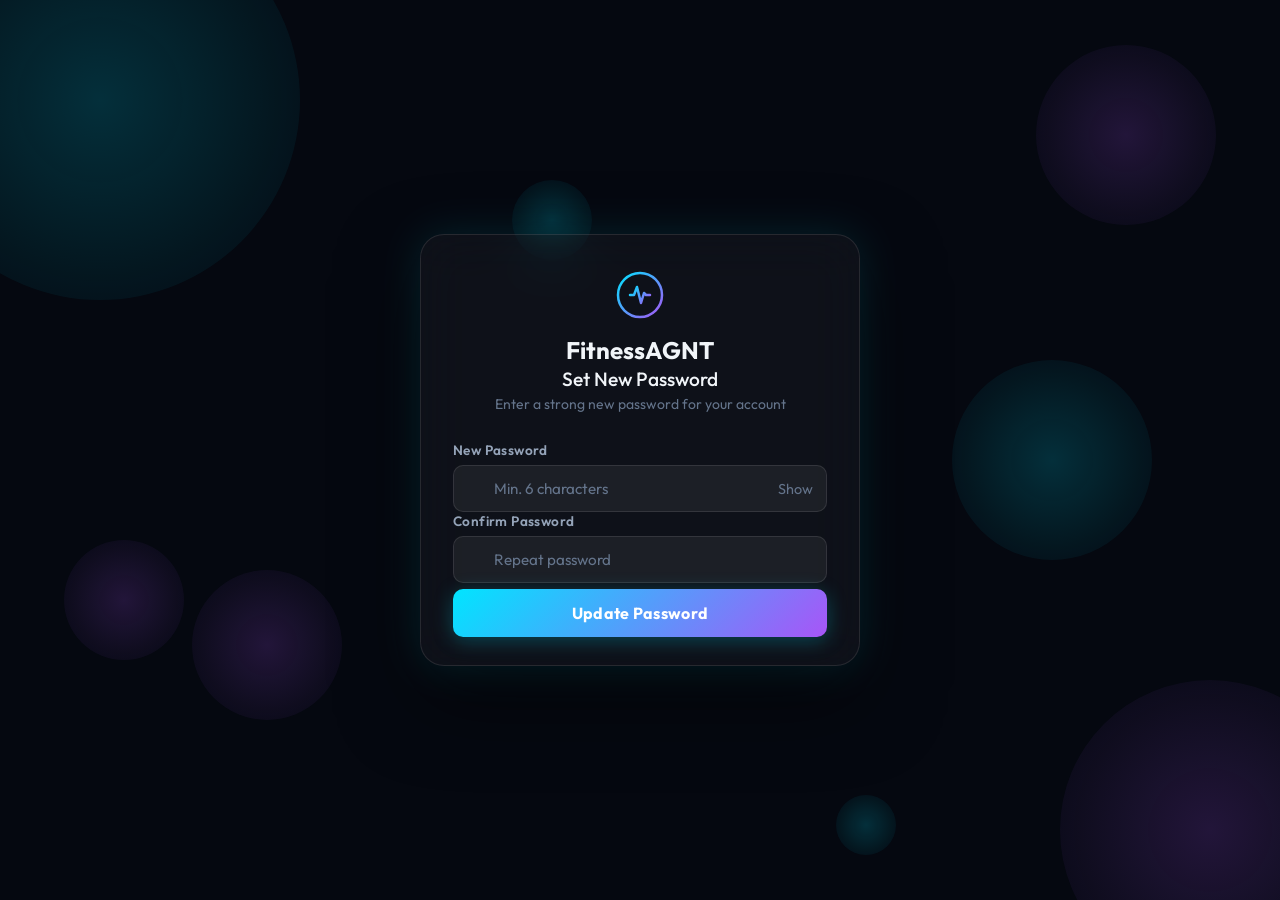
<file: static/reset_password.html>
<!DOCTYPE html>
<html lang="en">
<head>
  <meta charset="UTF-8" />
  <meta name="viewport" content="width=device-width, initial-scale=1.0" />
  <title>FitnessAGNT – Reset Password</title>
  <meta name="description" content="Set a new password for your FitnessAGNT account." />
  <link rel="preconnect" href="https://fonts.googleapis.com" />
  <link href="https://fonts.googleapis.com/css2?family=Outfit:wght@300;400;500;600;700;800&display=swap" rel="stylesheet" />
  <link rel="stylesheet" href="css/style.css" />
</head>
<body class="auth-page">

  <div class="bg-particles" aria-hidden="true">
    <span></span><span></span><span></span><span></span>
    <span></span><span></span><span></span><span></span>
  </div>

  <div class="auth-wrapper" style="justify-content:center;">
    <div class="auth-card glass" style="max-width:440px;width:100%;">

      <div style="text-align:center;margin-bottom:28px;">
        <svg width="48" height="48" viewBox="0 0 48 48" fill="none">
          <circle cx="24" cy="24" r="22" stroke="url(#rg1)" stroke-width="2.5"/>
          <path d="M14 24h4l3-8 4 16 3-10 2 2h4" stroke="url(#rg2)" stroke-width="2.5" stroke-linecap="round" stroke-linejoin="round"/>
          <defs>
            <linearGradient id="rg1" x1="2" y1="2" x2="46" y2="46" gradientUnits="userSpaceOnUse"><stop stop-color="#00e5ff"/><stop offset="1" stop-color="#a855f7"/></linearGradient>
            <linearGradient id="rg2" x1="14" y1="16" x2="34" y2="32" gradientUnits="userSpaceOnUse"><stop stop-color="#00e5ff"/><stop offset="1" stop-color="#a855f7"/></linearGradient>
          </defs>
        </svg>
        <h1 style="margin:12px 0 2px;font-size:1.5rem;">FitnessAGNT</h1>
        <h2 style="margin:0 0 4px;font-size:1.2rem;font-weight:500;">Set New Password</h2>
        <p style="color:var(--text-3);font-size:14px;">Enter a strong new password for your account</p>
      </div>

      <div id="reset-alert" class="auth-alert hidden" role="alert"></div>

      <div id="reset-form">
        <div class="field-group">
          <label for="new-pass">New Password</label>
          <div class="input-wrap">
            <input type="password" id="new-pass" placeholder="Min. 6 characters" autocomplete="new-password" />
            <button type="button" class="toggle-pw" onclick="togglePw('new-pass',this)">Show</button>
          </div>
        </div>
        <div class="field-group">
          <label for="confirm-pass">Confirm Password</label>
          <div class="input-wrap">
            <input type="password" id="confirm-pass" placeholder="Repeat password" autocomplete="new-password" />
          </div>
        </div>
        <button type="button" id="btn-reset" class="btn-primary" onclick="handleReset()">
          <span class="btn-text">Update Password</span>
          <span class="btn-loader hidden"></span>
        </button>
      </div>

      <div id="reset-success" class="hidden" style="text-align:center;padding:20px 0;">
        <div style="font-size:48px;margin-bottom:12px;">✅</div>
        <h3 style="color:var(--success);margin-bottom:8px;">Password Updated!</h3>
        <p style="color:var(--text-3);font-size:14px;">Redirecting you to sign in…</p>
      </div>

    </div>
  </div>

  <script>
    // Read token from URL
    const urlToken = new URLSearchParams(window.location.search).get('token') || '';

    function showAlert(msg, type='error') {
      const el = document.getElementById('reset-alert');
      el.textContent = msg;
      el.className = `auth-alert ${type}`;
    }

    function togglePw(id, btn) {
      const inp = document.getElementById(id);
      if (inp.type === 'password') { inp.type='text'; btn.textContent='Hide'; }
      else { inp.type='password'; btn.textContent='Show'; }
    }

    async function handleReset() {
      const newPass  = document.getElementById('new-pass').value;
      const confirm  = document.getElementById('confirm-pass').value;
      if (!newPass || !confirm) { showAlert('Please fill in both fields.'); return; }
      if (newPass !== confirm)  { showAlert('Passwords do not match.'); return; }
      if (newPass.length < 6)   { showAlert('Password must be at least 6 characters.'); return; }
      if (!urlToken)            { showAlert('Invalid or missing reset token.'); return; }

      const btn = document.getElementById('btn-reset');
      const txt = btn.querySelector('.btn-text');
      const ldr = btn.querySelector('.btn-loader');
      btn.disabled=true; txt.classList.add('hidden'); ldr.classList.remove('hidden');

      try {
        const res  = await fetch('/api/reset_password', {
          method: 'POST',
          headers: { 'Content-Type': 'application/json' },
          body: JSON.stringify({ token: urlToken, new_password: newPass })
        });
        const data = await res.json();
        if (data.success) {
          document.getElementById('reset-form').classList.add('hidden');
          document.getElementById('reset-alert').classList.add('hidden');
          document.getElementById('reset-success').classList.remove('hidden');
          setTimeout(() => { window.location.href = 'index.html'; }, 2500);
        } else {
          showAlert(data.error || 'Password reset failed. The link may have expired.');
          btn.disabled=false; txt.classList.remove('hidden'); ldr.classList.add('hidden');
        }
      } catch {
        showAlert('Could not reach the server. Make sure app.py is running.');
        btn.disabled=false; txt.classList.remove('hidden'); ldr.classList.add('hidden');
      }
    }
  </script>
</body>
</html>
</file>
<file: static/css/style.css>
/* ═══════════════════════════════════════════════════════════════════
   FitnessAGNT — Global Design System
   Dark mode · Glassmorphism · Outfit Font
═══════════════════════════════════════════════════════════════════ */

/* ── Variables ─────────────────────────────────────────────────── */
:root {
  --cyan: #00e5ff;
  --violet: #a855f7;
  --cyan-dim: #00b8d9;
  --bg-0: #050810;
  --bg-1: #0b0f1e;
  --bg-2: #111827;
  --bg-3: #1a2035;
  --glass-bg: rgba(255, 255, 255, 0.04);
  --glass-border: rgba(255, 255, 255, 0.10);
  --text-1: #f1f5f9;
  --text-2: #94a3b8;
  --text-3: #64748b;
  --danger: #f87171;
  --success: #34d399;
  --warn: #fbbf24;
  --radius-sm: 10px;
  --radius-md: 16px;
  --radius-lg: 24px;
  --shadow-glow: 0 0 40px rgba(0, 229, 255, 0.12);
  --transition: 0.25s cubic-bezier(0.4, 0, 0.2, 1);
  --font: 'Outfit', system-ui, sans-serif;
}

/* ── Reset ─────────────────────────────────────────────────────── */
*,
*::before,
*::after {
  box-sizing: border-box;
  margin: 0;
  padding: 0;
}

html {
  scroll-behavior: smooth;
}

body {
  font-family: var(--font);
  background: var(--bg-0);
  color: var(--text-1);
  min-height: 100vh;
  overflow-x: hidden;
}

button {
  cursor: pointer;
  font-family: var(--font);
  border: none;
  outline: none;
}

input {
  font-family: var(--font);
  border: none;
  outline: none;
}

a {
  text-decoration: none;
  color: inherit;
}

/* ── Gradient Utilities ────────────────────────────────────────── */
.gradient-text {
  background: linear-gradient(135deg, var(--cyan), var(--violet));
  -webkit-background-clip: text;
  -webkit-text-fill-color: transparent;
  background-clip: text;
}

/* ── Glass Card ────────────────────────────────────────────────── */
.glass {
  background: var(--glass-bg);
  backdrop-filter: blur(24px);
  -webkit-backdrop-filter: blur(24px);
  border: 1px solid var(--glass-border);
  border-radius: var(--radius-lg);
}

/* ── Hidden Utility ────────────────────────────────────────────── */
.hidden {
  display: none !important;
}

/* ════════════════════════════════════════════════════════════════
   AUTH PAGE
═══════════════════════════════════════════════════════════════════ */
.auth-page {
  background: var(--bg-0);
}

/* Animated BG particles */
.bg-particles {
  position: fixed;
  inset: 0;
  overflow: hidden;
  pointer-events: none;
  z-index: 0;
}

.bg-particles span {
  position: absolute;
  display: block;
  border-radius: 50%;
  opacity: 0.18;
  animation: float 12s infinite ease-in-out;
}

.bg-particles span:nth-child(1) {
  width: 400px;
  height: 400px;
  background: radial-gradient(circle, var(--cyan), transparent);
  top: -100px;
  left: -100px;
  animation-delay: 0s;
}

.bg-particles span:nth-child(2) {
  width: 300px;
  height: 300px;
  background: radial-gradient(circle, var(--violet), transparent);
  bottom: -80px;
  right: -80px;
  animation-delay: -4s;
}

.bg-particles span:nth-child(3) {
  width: 200px;
  height: 200px;
  background: radial-gradient(circle, var(--cyan), transparent);
  top: 40%;
  right: 10%;
  animation-delay: -7s;
}

.bg-particles span:nth-child(4) {
  width: 150px;
  height: 150px;
  background: radial-gradient(circle, var(--violet), transparent);
  bottom: 20%;
  left: 15%;
  animation-delay: -2s;
}

.bg-particles span:nth-child(5) {
  width: 80px;
  height: 80px;
  background: radial-gradient(circle, var(--cyan), transparent);
  top: 20%;
  left: 40%;
  animation-delay: -9s;
}

.bg-particles span:nth-child(6) {
  width: 120px;
  height: 120px;
  background: radial-gradient(circle, var(--violet), transparent);
  top: 60%;
  left: 5%;
  animation-delay: -5s;
}

.bg-particles span:nth-child(7) {
  width: 60px;
  height: 60px;
  background: radial-gradient(circle, var(--cyan), transparent);
  bottom: 5%;
  right: 30%;
  animation-delay: -11s;
}

.bg-particles span:nth-child(8) {
  width: 180px;
  height: 180px;
  background: radial-gradient(circle, var(--violet), transparent);
  top: 5%;
  right: 5%;
  animation-delay: -3s;
}

@keyframes float {

  0%,
  100% {
    transform: translateY(0) scale(1);
  }

  50% {
    transform: translateY(-30px) scale(1.05);
  }
}

/* Auth Layout */
.auth-wrapper {
  position: relative;
  z-index: 1;
  min-height: 100vh;
  display: flex;
  align-items: center;
  justify-content: center;
  gap: 60px;
  padding: 40px 24px;
}

/* Brand Panel */
.auth-brand {
  max-width: 420px;
  flex-shrink: 0;
  animation: slideInLeft 0.7s ease-out;
}

@keyframes slideInLeft {
  from {
    opacity: 0;
    transform: translateX(-40px);
  }

  to {
    opacity: 1;
    transform: translateX(0);
  }
}

.brand-logo {
  width: 72px;
  height: 72px;
  background: var(--glass-bg);
  border: 1px solid var(--glass-border);
  border-radius: 20px;
  display: flex;
  align-items: center;
  justify-content: center;
  margin-bottom: 20px;
  box-shadow: var(--shadow-glow);
}

.brand-title {
  font-size: 3rem;
  font-weight: 800;
  letter-spacing: -1.5px;
  background: linear-gradient(135deg, var(--cyan), var(--violet));
  -webkit-background-clip: text;
  -webkit-text-fill-color: transparent;
  background-clip: text;
  margin-bottom: 10px;
}

.brand-subtitle {
  font-size: 1.1rem;
  color: var(--text-2);
  margin-bottom: 36px;
  font-weight: 400;
}

.brand-about {
  margin-bottom: 32px;
  display: flex;
  flex-direction: column;
  gap: 10px;
}

.about-text {
  font-size: 0.93rem;
  color: var(--text-2);
  line-height: 1.7;
}

.about-list {
  list-style: none;
  display: flex;
  flex-direction: column;
  gap: 8px;
  margin-top: 4px;
}

.about-list li {
  font-size: 0.88rem;
  color: var(--text-3);
  padding: 8px 14px;
  background: var(--glass-bg);
  border: 1px solid var(--glass-border);
  border-radius: var(--radius-sm);
  border-left: 3px solid var(--cyan);
}

.brand-stat-row {
  display: flex;
  gap: 24px;
}

.brand-stat {
  display: flex;
  flex-direction: column;
  gap: 4px;
}

.stat-num {
  font-size: 1.8rem;
  font-weight: 700;
  background: linear-gradient(135deg, var(--cyan), var(--violet));
  -webkit-background-clip: text;
  -webkit-text-fill-color: transparent;
  background-clip: text;
}

.stat-label {
  font-size: 0.78rem;
  color: var(--text-3);
  text-transform: uppercase;
  letter-spacing: 0.05em;
}

/* Auth Card */
.auth-card {
  width: 100%;
  max-width: 420px;
  padding: 36px 32px 28px;
  animation: slideInRight 0.7s ease-out;
  box-shadow: var(--shadow-glow), 0 32px 80px rgba(0, 0, 0, 0.5);
}

@keyframes slideInRight {
  from {
    opacity: 0;
    transform: translateX(40px);
  }

  to {
    opacity: 1;
    transform: translateX(0);
  }
}

/* Tabs */
.auth-tabs {
  display: flex;
  gap: 0;
  background: rgba(255, 255, 255, 0.05);
  border-radius: var(--radius-sm);
  padding: 4px;
  margin-bottom: 28px;
}

.auth-tab {
  flex: 1;
  padding: 10px;
  border-radius: 8px;
  font-size: 0.95rem;
  font-weight: 600;
  color: var(--text-3);
  background: transparent;
  transition: var(--transition);
}

.auth-tab.active {
  background: linear-gradient(135deg, var(--cyan), var(--violet));
  color: #fff;
  box-shadow: 0 4px 14px rgba(0, 229, 255, 0.3);
}

/* Alert */
.auth-alert {
  padding: 12px 16px;
  border-radius: var(--radius-sm);
  font-size: 0.88rem;
  margin-bottom: 20px;
  font-weight: 500;
}

.auth-alert.error {
  background: rgba(248, 113, 113, 0.12);
  border: 1px solid rgba(248, 113, 113, 0.4);
  color: var(--danger);
}

.auth-alert.success {
  background: rgba(52, 211, 153, 0.12);
  border: 1px solid rgba(52, 211, 153, 0.4);
  color: var(--success);
}

/* Forms */
.auth-form {
  display: flex;
  flex-direction: column;
  gap: 18px;
}

.field-group {
  display: flex;
  flex-direction: column;
  gap: 6px;
}

.field-group label {
  font-size: 0.85rem;
  font-weight: 600;
  color: var(--text-2);
  letter-spacing: 0.03em;
}

.input-wrap {
  position: relative;
  display: flex;
  align-items: center;
}

.input-wrap .input-icon {
  position: absolute;
  left: 14px;
  font-size: 0.9rem;
  pointer-events: none;
  z-index: 1;
}

.input-wrap input {
  width: 100%;
  padding: 13px 44px 13px 40px;
  background: rgba(255, 255, 255, 0.06);
  border: 1px solid var(--glass-border);
  border-radius: var(--radius-sm);
  color: var(--text-1);
  font-size: 0.95rem;
  transition: var(--transition);
}

.input-wrap input::placeholder {
  color: var(--text-3);
}

.input-wrap input:focus {
  border-color: var(--cyan);
  background: rgba(0, 229, 255, 0.05);
  box-shadow: 0 0 0 3px rgba(0, 229, 255, 0.12);
}

.toggle-pw {
  position: absolute;
  right: 12px;
  background: none;
  font-size: 0.9rem;
  color: var(--text-3);
  padding: 2px;
  transition: var(--transition);
}

.toggle-pw:hover {
  color: var(--cyan);
}

/* Primary button */
.btn-primary {
  width: 100%;
  padding: 14px;
  border-radius: var(--radius-sm);
  background: linear-gradient(135deg, var(--cyan), var(--violet));
  color: #fff;
  font-size: 1rem;
  font-weight: 700;
  letter-spacing: 0.02em;
  transition: var(--transition);
  position: relative;
  overflow: hidden;
  display: flex;
  align-items: center;
  justify-content: center;
  gap: 8px;
  margin-top: 6px;
  box-shadow: 0 4px 20px rgba(0, 229, 255, 0.25);
}

.btn-primary:hover {
  transform: translateY(-2px);
  box-shadow: 0 8px 30px rgba(0, 229, 255, 0.4);
}

.btn-primary:active {
  transform: translateY(0);
}

.btn-loader {
  width: 18px;
  height: 18px;
  border: 2.5px solid rgba(255, 255, 255, 0.3);
  border-top-color: #fff;
  border-radius: 50%;
  animation: spin 0.8s linear infinite;
}

@keyframes spin {
  to {
    transform: rotate(360deg);
  }
}

/* Divider */
.auth-divider {
  display: flex;
  align-items: center;
  gap: 12px;
  margin: 24px 0 18px;
  color: var(--text-3);
  font-size: 0.85rem;
}

.auth-divider::before,
.auth-divider::after {
  content: '';
  flex: 1;
  height: 1px;
  background: var(--glass-border);
}

/* Guest button */
.btn-guest {
  width: 100%;
  padding: 13px;
  border-radius: var(--radius-sm);
  background: rgba(255, 255, 255, 0.05);
  border: 1px solid var(--glass-border);
  color: var(--text-2);
  font-size: 0.95rem;
  font-weight: 600;
  display: flex;
  align-items: center;
  justify-content: center;
  gap: 10px;
  transition: var(--transition);
}

.btn-guest:hover {
  background: rgba(0, 229, 255, 0.08);
  border-color: var(--cyan);
  color: var(--cyan);
  transform: translateY(-2px);
}

.auth-footnote {
  text-align: center;
  font-size: 0.78rem;
  color: var(--text-3);
  margin-top: 12px;
}

/* ════════════════════════════════════════════════════════════════
   PREDICT PAGE
═══════════════════════════════════════════════════════════════════ */
.predict-page {
  background: var(--bg-0);
  min-height: 100vh;
}

/* Top Nav */
.top-nav {
  position: sticky;
  top: 0;
  z-index: 100;
  display: flex;
  align-items: center;
  justify-content: space-between;
  padding: 14px 32px;
  background: rgba(5, 8, 16, 0.85);
  backdrop-filter: blur(20px);
  border-bottom: 1px solid var(--glass-border);
}

.nav-brand {
  display: flex;
  align-items: center;
  gap: 10px;
  font-size: 1.3rem;
  font-weight: 800;
  background: linear-gradient(135deg, var(--cyan), var(--violet));
  -webkit-background-clip: text;
  -webkit-text-fill-color: transparent;
  background-clip: text;
}

.nav-user {
  display: flex;
  align-items: center;
  gap: 14px;
}

.user-badge {
  display: flex;
  align-items: center;
  gap: 8px;
  padding: 7px 14px;
  background: var(--glass-bg);
  border: 1px solid var(--glass-border);
  border-radius: 50px;
  font-size: 0.88rem;
  color: var(--text-2);
}

.user-badge .dot {
  width: 8px;
  height: 8px;
  border-radius: 50%;
  background: var(--success);
  box-shadow: 0 0 6px var(--success);
}

.btn-logout {
  padding: 7px 16px;
  border-radius: 50px;
  background: rgba(248, 113, 113, 0.1);
  border: 1px solid rgba(248, 113, 113, 0.3);
  color: var(--danger);
  font-size: 0.85rem;
  font-weight: 600;
  transition: var(--transition);
}

.btn-logout:hover {
  background: rgba(248, 113, 113, 0.2);
}

/* Page Hero */
.page-hero {
  text-align: center;
  padding: 52px 24px 28px;
}

.page-hero h2 {
  font-size: 2.4rem;
  font-weight: 800;
  letter-spacing: -1px;
  background: linear-gradient(135deg, var(--cyan), var(--violet));
  -webkit-background-clip: text;
  -webkit-text-fill-color: transparent;
  background-clip: text;
  margin-bottom: 10px;
}

.page-hero p {
  font-size: 1.05rem;
  color: var(--text-2);
  max-width: 520px;
  margin: 0 auto;
}

/* Main Content Layout */
.predict-layout {
  display: grid;
  grid-template-columns: 1fr 380px;
  gap: 28px;
  max-width: 1200px;
  margin: 0 auto;
  padding: 0 28px 60px;
}

/* Form Card */
.form-card {
  padding: 32px;
}

.form-card h3 {
  font-size: 1.1rem;
  font-weight: 700;
  color: var(--text-1);
  margin-bottom: 24px;
  display: flex;
  align-items: center;
  gap: 10px;
}

.form-card h3::after {
  content: '';
  flex: 1;
  height: 1px;
  background: var(--glass-border);
}

/* Form Grid */
.form-grid {
  display: grid;
  grid-template-columns: 1fr 1fr;
  gap: 18px 24px;
  margin-bottom: 24px;
}

.form-field {
  display: flex;
  flex-direction: column;
  gap: 7px;
}

.form-field.full {
  grid-column: 1 / -1;
}

.form-field label {
  font-size: 0.82rem;
  font-weight: 600;
  color: var(--text-2);
  letter-spacing: 0.04em;
  text-transform: uppercase;
}

.form-field .field-hint {
  font-size: 0.76rem;
  color: var(--text-3);
  margin-top: 2px;
}

/* Inputs for predict form */
.predict-input,
.predict-select {
  width: 100%;
  padding: 12px 14px;
  background: rgba(255, 255, 255, 0.05);
  border: 1px solid var(--glass-border);
  border-radius: var(--radius-sm);
  color: var(--text-1);
  font-size: 0.95rem;
  font-family: var(--font);
  transition: var(--transition);
}

.predict-input::placeholder {
  color: var(--text-3);
}

.predict-input:focus,
.predict-select:focus {
  border-color: var(--cyan);
  background: rgba(0, 229, 255, 0.05);
  box-shadow: 0 0 0 3px rgba(0, 229, 255, 0.1);
  outline: none;
}

.predict-select option {
  background: var(--bg-2);
  color: var(--text-1);
}

/* Range slider */
.range-wrap {
  position: relative;
}

.predict-range {
  width: 100%;
  -webkit-appearance: none;
  height: 6px;
  border-radius: 3px;
  background: linear-gradient(to right, var(--cyan) 0%, var(--cyan) calc(var(--pct, 50%)), rgba(255, 255, 255, 0.1) calc(var(--pct, 50%)));
  outline: none;
  cursor: pointer;
  margin-top: 6px;
}

.predict-range::-webkit-slider-thumb {
  -webkit-appearance: none;
  width: 20px;
  height: 20px;
  border-radius: 50%;
  background: linear-gradient(135deg, var(--cyan), var(--violet));
  box-shadow: 0 0 10px rgba(0, 229, 255, 0.5);
  cursor: grab;
  transition: var(--transition);
}

.predict-range::-webkit-slider-thumb:active {
  cursor: grabbing;
  transform: scale(1.2);
}

.range-val {
  display: inline-block;
  background: linear-gradient(135deg, var(--cyan), var(--violet));
  -webkit-background-clip: text;
  -webkit-text-fill-color: transparent;
  background-clip: text;
  font-weight: 700;
  font-size: 1.1rem;
  margin-left: 8px;
}

/* Gender toggle */
.gender-toggle {
  display: flex;
  background: rgba(255, 255, 255, 0.05);
  border: 1px solid var(--glass-border);
  border-radius: var(--radius-sm);
  overflow: hidden;
}

.gender-btn {
  flex: 1;
  padding: 11px;
  background: none;
  color: var(--text-3);
  font-size: 0.9rem;
  font-weight: 600;
  transition: var(--transition);
  font-family: var(--font);
}

.gender-btn.active {
  background: linear-gradient(135deg, var(--cyan), var(--violet));
  color: #fff;
}

/* Workout part grid */
.workout-grid {
  display: grid;
  grid-template-columns: repeat(5, 1fr);
  gap: 8px;
}

.workout-btn {
  padding: 10px 6px;
  background: rgba(255, 255, 255, 0.05);
  border: 1px solid var(--glass-border);
  border-radius: var(--radius-sm);
  color: var(--text-2);
  font-size: 0.82rem;
  font-weight: 600;
  text-align: center;
  transition: var(--transition);
  font-family: var(--font);
  cursor: pointer;
  display: flex;
  align-items: center;
  justify-content: center;
}

.workout-btn.active {
  border-color: var(--cyan);
  background: rgba(0, 229, 255, 0.1);
  color: var(--cyan);
  box-shadow: 0 0 16px rgba(0, 229, 255, 0.2);
}

.workout-btn:hover:not(.active) {
  border-color: var(--violet);
  color: var(--violet);
}

/* User Badge */
.user-badge {
    display: flex;
    align-items: center;
    gap: 8px;
    background: rgba(255, 255, 255, 0.05);
    padding: 6px 16px 6px 8px;
    border-radius: 20px;
    border: 1px solid rgba(255, 255, 255, 0.1);
    font-size: 0.9rem;
    font-weight: 500;
    cursor: pointer;
    transition: all 0.2s;
    position: relative;
}

.user-badge:hover {
    background: rgba(255, 255, 255, 0.1);
    border-color: rgba(255, 255, 255, 0.2);
}

.user-avatar-icon {
    width: 28px;
    height: 28px;
    background: linear-gradient(135deg, #00e5ff, #a855f7);
    border-radius: 50%;
    display: flex;
    align-items: center;
    justify-content: center;
    color: white;
    font-weight: 700;
    font-size: 0.85rem;
}

/* User Menu Dropdown */
.user-menu-dropdown {
    position: absolute;
    top: calc(100% + 12px);
    right: 0;
    background: rgba(15, 23, 42, 0.95);
    backdrop-filter: blur(16px);
    border: 1px solid rgba(255, 255, 255, 0.1);
    border-radius: 16px;
    width: 320px;
    padding: 20px;
    box-shadow: 0 10px 40px rgba(0, 0, 0, 0.5);
    transform-origin: top right;
    transform: scale(0.95);
    opacity: 0;
    visibility: hidden;
    transition: all 0.2s cubic-bezier(0.16, 1, 0.3, 1);
    z-index: 100;
}

.user-menu-dropdown.active {
    transform: scale(1);
    opacity: 1;
    visibility: visible;
}

.user-menu-header {
    margin-bottom: 16px;
    padding-bottom: 16px;
    border-bottom: 1px solid rgba(255, 255, 255, 0.1);
    text-align: left;
}

.user-menu-body .form-field { margin-bottom: 12px; }
.user-menu-body label { font-size: 0.8rem; margin-bottom: 4px; }
.user-menu-body input { padding: 8px 12px; font-size: 0.9rem; }
.user-menu-body .gender-btn { padding: 6px; font-size: 0.85rem; }

.user-menu-footer {
    display: flex;
    gap: 10px;
    margin-top: 16px;
    padding-top: 16px;
    border-top: 1px solid rgba(255, 255, 255, 0.1);
}

.user-menu-footer .btn-logout {
    margin-left: 0;
    flex: 1;
    text-align: center;
    justify-content: center;
}
/* BMI pill */
.bmi-display {
  display: inline-flex;
  align-items: center;
  gap: 8px;
  padding: 8px 16px;
  border-radius: 50px;
  font-size: 0.88rem;
  font-weight: 600;
  border: 1px solid var(--glass-border);
  background: rgba(255, 255, 255, 0.04);
  color: var(--text-2);
  margin-top: 4px;
  transition: var(--transition);
}

.bmi-display .bmi-val {
  font-size: 1rem;
  font-weight: 700;
  color: var(--cyan);
}

/* Predict button */
.btn-predict {
  width: 100%;
  padding: 16px;
  border-radius: var(--radius-md);
  background: linear-gradient(135deg, var(--cyan), var(--violet));
  color: #fff;
  font-size: 1.1rem;
  font-weight: 700;
  letter-spacing: 0.03em;
  transition: var(--transition);
  display: flex;
  align-items: center;
  justify-content: center;
  gap: 10px;
  box-shadow: 0 6px 28px rgba(0, 229, 255, 0.3);
  font-family: var(--font);
}

.btn-predict:hover {
  transform: translateY(-3px);
  box-shadow: 0 12px 40px rgba(0, 229, 255, 0.45);
}

.btn-predict:active {
  transform: translateY(0);
}

.btn-predict:disabled {
  opacity: 0.6;
  cursor: not-allowed;
  transform: none;
}

/* ── Right Column ─────────────────────────────────────────────── */
.right-col {
  display: flex;
  flex-direction: column;
  gap: 24px;
}

/* Result Card */
.result-card {
  padding: 28px 24px;
  text-align: center;
  transition: var(--transition);
}

.result-card.hidden-result {
  opacity: 0.4;
}

.result-label {
  font-size: 0.8rem;
  font-weight: 600;
  color: var(--text-3);
  text-transform: uppercase;
  letter-spacing: 0.1em;
  margin-bottom: 20px;
}

/* SVG ring */
.ring-container {
  position: relative;
  width: 180px;
  height: 180px;
  margin: 0 auto 20px;
}

.ring-svg {
  transform: rotate(-90deg);
}

.ring-bg {
  fill: none;
  stroke: rgba(255, 255, 255, 0.07);
  stroke-width: 12;
}

.ring-fill {
  fill: none;
  stroke: url(#ringGrad);
  stroke-width: 12;
  stroke-linecap: round;
  stroke-dasharray: 502;
  stroke-dashoffset: 502;
  transition: stroke-dashoffset 1.2s cubic-bezier(0.4, 0, 0.2, 1);
}

.ring-text {
  position: absolute;
  inset: 0;
  display: flex;
  flex-direction: column;
  align-items: center;
  justify-content: center;
}

.ring-hours {
  font-size: 2.6rem;
  font-weight: 800;
  background: linear-gradient(135deg, var(--cyan), var(--violet));
  -webkit-background-clip: text;
  -webkit-text-fill-color: transparent;
  background-clip: text;
  line-height: 1;
}

.ring-unit {
  font-size: 0.8rem;
  color: var(--text-3);
  font-weight: 500;
  margin-top: 4px;
}

.result-interpretation {
  font-size: 0.9rem;
  color: var(--text-2);
  margin-bottom: 8px;
  padding: 10px 16px;
  background: rgba(255, 255, 255, 0.04);
  border-radius: var(--radius-sm);
  border: 1px solid var(--glass-border);
}

.result-bmi {
  font-size: 0.82rem;
  color: var(--text-3);
}

/* Tips card */
.tips-card {
  padding: 22px 20px;
}

.tips-card h4 {
  font-size: 0.9rem;
  font-weight: 700;
  color: var(--text-1);
  margin-bottom: 14px;
}

.tip-item {
  display: flex;
  align-items: flex-start;
  gap: 10px;
  padding: 10px 0;
  border-bottom: 1px solid var(--glass-border);
  font-size: 0.84rem;
  color: var(--text-2);
  line-height: 1.5;
}

.tip-item:last-child {
  border-bottom: none;
}

/* History card */
.history-card {
  padding: 22px 20px;
}

.history-card h4 {
  font-size: 0.9rem;
  font-weight: 700;
  color: var(--text-1);
  margin-bottom: 14px;
}

.history-list {
  display: flex;
  flex-direction: column;
  gap: 8px;
}

.history-item {
  display: flex;
  align-items: center;
  justify-content: space-between;
  padding: 10px 14px;
  background: rgba(255, 255, 255, 0.04);
  border: 1px solid var(--glass-border);
  border-radius: var(--radius-sm);
  font-size: 0.84rem;
}

.history-item .h-label {
  color: var(--text-2);
}

.history-item .h-value {
  font-weight: 700;
  color: var(--cyan);
}

.history-empty {
  text-align: center;
  color: var(--text-3);
  font-size: 0.84rem;
  padding: 12px;
}

/* ── Responsive ───────────────────────────────────────────────── */
@media (max-width: 1024px) {
  .predict-layout {
    grid-template-columns: 1fr;
  }

  .right-col {
    display: grid;
    grid-template-columns: 1fr 1fr;
    gap: 20px;
  }

  .result-card {
    grid-column: 1 / -1;
  }
}

@media (max-width: 768px) {
  .auth-wrapper {
    flex-direction: column;
    gap: 32px;
    padding: 28px 16px;
  }

  .auth-brand {
    max-width: 100%;
  }

  .brand-title {
    font-size: 2.2rem;
  }

  .brand-stat-row {
    justify-content: space-between;
  }

  .form-grid {
    grid-template-columns: 1fr;
  }

  .predict-layout {
    padding: 0 16px 40px;
  }

  .right-col {
    display: flex;
    flex-direction: column;
  }

  .top-nav {
    padding: 12px 16px;
  }

  .workout-grid {
    grid-template-columns: repeat(5, 1fr);
  }

  .page-hero h2 {
    font-size: 1.8rem;
  }
}

@media (max-width: 480px) {
  .workout-grid {
    grid-template-columns: repeat(3, 1fr);
  }

  .brand-features {
    display: none;
  }
}

/* ════════════════════════════════════════════════════════════════
   DASHBOARD PAGE
═══════════════════════════════════════════════════════════════════ */
.dashboard-page {
  background: var(--bg-0);
  min-height: 100vh;
}

.dash-hero {
  text-align: center;
  padding: 52px 24px 10px;
}

.dash-hero h1 {
  font-size: 2.8rem;
  font-weight: 800;
  letter-spacing: -1.5px;
  background: linear-gradient(135deg, var(--cyan), var(--violet));
  -webkit-background-clip: text;
  -webkit-text-fill-color: transparent;
  background-clip: text;
  margin-bottom: 10px;
}

.dash-hero p {
  font-size: 1.05rem;
  color: var(--text-2);
}

/* Dashboard Card Grid */
.dash-grid {
  display: grid;
  grid-template-columns: repeat(3, 1fr);
  gap: 24px;
  max-width: 1100px;
  margin: 40px auto 80px;
  padding: 0 28px;
}

.dash-card {
  display: flex;
  flex-direction: column;
  gap: 16px;
  padding: 32px 28px;
  border-radius: var(--radius-lg);
  text-decoration: none;
  color: var(--text-1);
  cursor: pointer;
  transition: transform 0.3s cubic-bezier(0.34, 1.56, 0.64, 1), box-shadow 0.3s ease, border-color 0.3s ease;
  position: relative;
  overflow: hidden;
  opacity: 0;
  transform: translateY(30px);
}

.dash-card.card-animate {
  animation: cardFadeUp 0.6s ease-out forwards;
}

@keyframes cardFadeUp {
  to {
    opacity: 1;
    transform: translateY(0);
  }
}

.dash-card::before {
  content: '';
  position: absolute;
  inset: 0;
  border-radius: inherit;
  opacity: 0;
  transition: opacity 0.3s;
}

#card-recovery::before {
  background: radial-gradient(circle at top left, rgba(0, 229, 255, 0.08), transparent 60%);
}

#card-calories::before {
  background: radial-gradient(circle at top left, rgba(249, 115, 22, 0.08), transparent 60%);
}

#card-macro::before {
  background: radial-gradient(circle at top left, rgba(16, 185, 129, 0.08), transparent 60%);
}

.dash-card:hover {
  transform: translateY(-8px);
  box-shadow: 0 24px 60px rgba(0, 0, 0, 0.4);
}

.dash-card:hover::before {
  opacity: 1;
}

#card-recovery:hover {
  border-color: rgba(0, 229, 255, 0.4);
  box-shadow: 0 24px 60px rgba(0, 229, 255, 0.15);
}

#card-calories:hover {
  border-color: rgba(249, 115, 22, 0.4);
  box-shadow: 0 24px 60px rgba(249, 115, 22, 0.15);
}

#card-macro:hover {
  border-color: rgba(16, 185, 129, 0.4);
  box-shadow: 0 24px 60px rgba(16, 185, 129, 0.15);
}

.dash-card-icon {
  width: 68px;
  height: 68px;
  border-radius: 18px;
  display: flex;
  align-items: center;
  justify-content: center;
  flex-shrink: 0;
}

.recovery-icon {
  background: rgba(0, 229, 255, 0.10);
  border: 1px solid rgba(0, 229, 255, 0.2);
}

.calorie-icon {
  background: rgba(249, 115, 22, 0.10);
  border: 1px solid rgba(249, 115, 22, 0.2);
}

.macro-icon {
  background: rgba(16, 185, 129, 0.10);
  border: 1px solid rgba(16, 185, 129, 0.2);
}

.dash-card-body {
  flex: 1;
}

.dash-card-body h3 {
  font-size: 1.25rem;
  font-weight: 700;
  margin-bottom: 10px;
  color: var(--text-1);
}

.dash-card-body p {
  font-size: 0.88rem;
  color: var(--text-2);
  line-height: 1.65;
}

.dash-card-tags {
  display: flex;
  gap: 8px;
  flex-wrap: wrap;
  margin-top: 14px;
}

.tag {
  font-size: 0.74rem;
  font-weight: 600;
  padding: 4px 10px;
  border-radius: 50px;
  background: rgba(255, 255, 255, 0.07);
  border: 1px solid var(--glass-border);
  color: var(--text-3);
  text-transform: uppercase;
  letter-spacing: 0.04em;
}

.dash-card-arrow {
  font-size: 1.4rem;
  color: var(--text-3);
  align-self: flex-end;
  transition: transform 0.25s;
}

.dash-card:hover .dash-card-arrow {
  transform: translateX(6px);
  color: var(--cyan);
}

/* ════════════════════════════════════════════════════════════════
   OPTION BUTTONS (Activity / Exercise Type / Goal selectors)
═══════════════════════════════════════════════════════════════════ */
.option-grid {
  display: flex;
  flex-wrap: wrap;
  gap: 8px;
}

.option-btn {
  padding: 9px 16px;
  border-radius: var(--radius-sm);
  background: rgba(255, 255, 255, 0.05);
  border: 1px solid var(--glass-border);
  color: var(--text-2);
  font-size: 0.88rem;
  font-weight: 600;
  transition: var(--transition);
  cursor: pointer;
}

.option-btn:hover {
  border-color: var(--cyan);
  color: var(--cyan);
  background: rgba(0, 229, 255, 0.07);
}

.option-btn.active {
  background: linear-gradient(135deg, rgba(0, 229, 255, 0.18), rgba(168, 85, 247, 0.18));
  border-color: var(--cyan);
  color: var(--cyan);
  box-shadow: 0 0 12px rgba(0, 229, 255, 0.15);
}

/* ════════════════════════════════════════════════════════════════
   BACK LINK & NAV SEPARATOR
═══════════════════════════════════════════════════════════════════ */
.back-link {
  font-size: 0.85rem;
  font-weight: 600;
  color: var(--text-2);
  text-decoration: none;
  transition: var(--transition);
  -webkit-text-fill-color: unset;
  background: none;
}

.back-link:hover {
  color: var(--cyan);
}

.nav-sep {
  color: var(--text-3);
  font-size: 0.9rem;
}

/* ════════════════════════════════════════════════════════════════
   CALORIE PREDICTOR RESULT
═══════════════════════════════════════════════════════════════════ */
.calorie-big {
  font-size: 4rem;
  font-weight: 800;
  letter-spacing: -2px;
  background: linear-gradient(135deg, #f97316, #eab308);
  -webkit-background-clip: text;
  -webkit-text-fill-color: transparent;
  background-clip: text;
  line-height: 1;
  margin: 12px 0 4px;
}

.calorie-unit {
  font-size: 0.9rem;
  color: var(--text-3);
  text-transform: uppercase;
  letter-spacing: 0.08em;
  margin-bottom: 16px;
}

.goal-badge {
  display: inline-block;
  padding: 5px 14px;
  border-radius: 50px;
  font-size: 0.82rem;
  font-weight: 700;
  letter-spacing: 0.04em;
  text-transform: uppercase;
  border: 1px solid;
  margin-bottom: 16px;
}

.calorie-breakdown {
  display: flex;
  flex-direction: column;
  gap: 6px;
  margin-bottom: 14px;
  border-top: 1px solid var(--glass-border);
  padding-top: 14px;
}

.breakdown-row {
  display: flex;
  justify-content: space-between;
  font-size: 0.85rem;
  color: var(--text-2);
}

.breakdown-row strong {
  color: var(--text-1);
  font-weight: 600;
}

/* ════════════════════════════════════════════════════════════════
   MACRO PREDICTOR RESULT
═══════════════════════════════════════════════════════════════════ */
.macro-bars {
  display: flex;
  flex-direction: column;
  gap: 14px;
  margin-top: 10px;
}

.macro-row {
  display: grid;
  grid-template-columns: 64px 1fr 48px 28px;
  align-items: center;
  gap: 10px;
}

.macro-name {
  font-size: 0.82rem;
  font-weight: 600;
  color: var(--text-2);
  text-transform: uppercase;
  letter-spacing: 0.04em;
}

.macro-bar-wrap {
  height: 8px;
  background: rgba(255, 255, 255, 0.07);
  border-radius: 4px;
  overflow: hidden;
}

.macro-bar {
  height: 100%;
  border-radius: 4px;
  width: 0;
  transition: width 1.2s cubic-bezier(0.34, 1.1, 0.64, 1);
}

.calories-bar {
  background: linear-gradient(90deg, #f97316, #eab308);
}

.protein-bar {
  background: linear-gradient(90deg, #00e5ff, #a855f7);
}

.carbs-bar {
  background: linear-gradient(90deg, #22c55e, #06b6d4);
}

.fats-bar {
  background: linear-gradient(90deg, #f59e0b, #ef4444);
}

.fiber-bar {
  background: linear-gradient(90deg, #10b981, #34d399);
}

.macro-val {
  font-size: 0.92rem;
  font-weight: 700;
  color: var(--text-1);
  text-align: right;
}

.macro-unit {
  font-size: 0.76rem;
  color: var(--text-3);
}

/* Meal Plan Card */
.meal-plan-loading {
  color: var(--text-3);
  font-size: 0.88rem;
  text-align: center;
  padding: 16px 0;
}

.meal-plan-content {
  display: flex;
  flex-direction: column;
  gap: 10px;
  margin-top: 10px;
}

.meal-item {
  padding: 12px 14px;
  background: rgba(255, 255, 255, 0.04);
  border: 1px solid var(--glass-border);
  border-radius: var(--radius-sm);
  border-left: 3px solid var(--cyan);
  animation: fadeSlide 0.4s ease-out forwards;
}

.meal-label {
  font-size: 0.72rem;
  font-weight: 700;
  color: var(--cyan);
  text-transform: uppercase;
  letter-spacing: 0.06em;
  margin-bottom: 4px;
}

.meal-desc {
  font-size: 0.88rem;
  color: var(--text-2);
  line-height: 1.5;
}

@keyframes fadeSlide {
  from {
    opacity: 0;
    transform: translateX(-12px);
  }

  to {
    opacity: 1;
    transform: translateX(0);
  }
}

/* ════════════════════════════════════════════════════════════════
   ADMIN PAGE
═══════════════════════════════════════════════════════════════════ */
.admin-page {
  background: var(--bg-0);
  min-height: 100vh;
}

.admin-login-wrapper {
  position: relative;
  z-index: 1;
  min-height: 100vh;
  display: flex;
  align-items: center;
  justify-content: center;
  gap: 60px;
  padding: 40px 24px;
}

.admin-login-header {
  margin-bottom: 24px;
}

.admin-badge {
  display: inline-block;
  padding: 4px 12px;
  border-radius: 50px;
  font-size: 0.72rem;
  font-weight: 700;
  letter-spacing: 0.1em;
  background: rgba(168, 85, 247, 0.15);
  border: 1px solid rgba(168, 85, 247, 0.35);
  color: var(--violet);
  margin-bottom: 12px;
}

.admin-login-header h2 {
  font-size: 1.5rem;
  font-weight: 700;
  color: var(--text-1);
}

/* Admin Dashboard Layout */
.admin-hero {
  text-align: center;
  padding: 40px 24px 10px;
}

.admin-hero h2 {
  font-size: 2rem;
  font-weight: 800;
  background: linear-gradient(135deg, var(--cyan), var(--violet));
  -webkit-background-clip: text;
  -webkit-text-fill-color: transparent;
  background-clip: text;
  margin-bottom: 6px;
}

.admin-hero p {
  font-size: 0.95rem;
  color: var(--text-2);
}

/* Stats Grid */
.admin-stats-grid {
  display: grid;
  grid-template-columns: repeat(3, 1fr);
  gap: 20px;
  max-width: 900px;
  margin: 30px auto 24px;
  padding: 0 28px;
}

.admin-stat-card {
  display: flex;
  align-items: center;
  gap: 18px;
  padding: 22px 24px;
  border-radius: var(--radius-md);
}

.astat-icon {
  width: 52px;
  height: 52px;
  border-radius: 14px;
  display: flex;
  align-items: center;
  justify-content: center;
  flex-shrink: 0;
}

.users-icon {
  background: rgba(0, 229, 255, 0.12);
  border: 1px solid rgba(0, 229, 255, 0.25);
  color: var(--cyan);
}

.preds-icon {
  background: rgba(168, 85, 247, 0.12);
  border: 1px solid rgba(168, 85, 247, 0.25);
  color: var(--violet);
}

.active-icon {
  background: rgba(52, 211, 153, 0.12);
  border: 1px solid rgba(52, 211, 153, 0.25);
  color: var(--success);
}

.astat-num {
  font-size: 1.9rem;
  font-weight: 800;
  color: var(--text-1);
}

.astat-label {
  font-size: 0.8rem;
  color: var(--text-3);
  text-transform: uppercase;
  letter-spacing: 0.05em;
}

/* Admin Table */
.admin-table-wrap {
  max-width: 900px;
  margin: 0 auto 60px;
  padding: 24px;
  border-radius: var(--radius-lg);
}

.admin-table-header {
  display: flex;
  align-items: center;
  justify-content: space-between;
  margin-bottom: 20px;
}

.admin-table-header h3 {
  font-size: 1rem;
  font-weight: 700;
  color: var(--text-1);
}

.btn-refresh {
  padding: 7px 16px;
  border-radius: 50px;
  background: rgba(0, 229, 255, 0.08);
  border: 1px solid rgba(0, 229, 255, 0.25);
  color: var(--cyan);
  font-size: 0.82rem;
  font-weight: 600;
  transition: var(--transition);
}

.btn-refresh:hover {
  background: rgba(0, 229, 255, 0.16);
}

.admin-table-container {
  overflow-x: auto;
}

.admin-table {
  width: 100%;
  border-collapse: collapse;
}

.admin-table th {
  text-align: left;
  font-size: 0.75rem;
  font-weight: 700;
  color: var(--text-3);
  text-transform: uppercase;
  letter-spacing: 0.06em;
  padding: 10px 14px;
  border-bottom: 1px solid var(--glass-border);
}

.admin-table td {
  padding: 13px 14px;
  border-bottom: 1px solid rgba(255, 255, 255, 0.04);
}

.user-row {
  transition: background 0.2s;
}

.user-row:hover {
  background: rgba(255, 255, 255, 0.03);
}

.row-num {
  font-size: 0.82rem;
  color: var(--text-3);
}

.row-user {
  display: flex;
  align-items: center;
  gap: 12px;
}

.user-avatar {
  width: 34px;
  height: 34px;
  border-radius: 10px;
  background: linear-gradient(135deg, var(--cyan), var(--violet));
  display: flex;
  align-items: center;
  justify-content: center;
  font-size: 0.85rem;
  font-weight: 700;
  color: #050810;
  flex-shrink: 0;
}

.row-date {
  font-size: 0.85rem;
  color: var(--text-2);
}

.pred-badge {
  display: inline-block;
  padding: 3px 10px;
  border-radius: 50px;
  background: rgba(168, 85, 247, 0.12);
  border: 1px solid rgba(168, 85, 247, 0.3);
  color: var(--violet);
  font-size: 0.82rem;
  font-weight: 600;
}

.btn-delete {
  padding: 6px 14px;
  border-radius: var(--radius-sm);
  background: rgba(248, 113, 113, 0.1);
  border: 1px solid rgba(248, 113, 113, 0.3);
  color: var(--danger);
  font-size: 0.8rem;
  font-weight: 600;
  transition: var(--transition);
}

.btn-delete:hover {
  background: rgba(248, 113, 113, 0.2);
  transform: scale(1.03);
}

.table-loading {
  text-align: center;
  color: var(--text-3);
  font-size: 0.9rem;
  padding: 28px 0;
}

.admin-dot {
  background: var(--violet);
  box-shadow: 0 0 6px var(--violet);
}

/* ════════════════════════════════════════════════════════════════
   RESPONSIVE – Dashboard & Admin
═══════════════════════════════════════════════════════════════════ */
@media (max-width: 900px) {
  .dash-grid {
    grid-template-columns: 1fr;
    max-width: 480px;
  }

  .admin-stats-grid {
    grid-template-columns: 1fr;
    max-width: 420px;
  }
}

@media (max-width: 768px) {
  .dash-hero h1 {
    font-size: 2rem;
  }

  .admin-login-wrapper {
    flex-direction: column;
  }
}

/* ════════════════════════════════════════════════════════════════
   VERIFICATION PANEL & FORGOT PASSWORD PANEL
═══════════════════════════════════════════════════════════════════ */
.verify-header {
  text-align: center;
  margin-bottom: 4px;
}

.verify-icon {
  font-size: 40px;
  margin-bottom: 12px;
  display: block;
}

.verify-title {
  font-size: 1.3rem;
  font-weight: 700;
  color: var(--text-1);
  margin-bottom: 8px;
}

.verify-subtitle {
  font-size: 0.9rem;
  color: var(--text-2);
  line-height: 1.6;
}

.verify-email {
  color: var(--cyan);
  font-weight: 600;
  word-break: break-all;
}

/* Forgot password link (text button below password field) */
.forgot-link {
  background: none;
  border: none;
  color: var(--cyan);
  font-size: 0.83rem;
  font-weight: 600;
  cursor: pointer;
  padding: 0;
  transition: opacity 0.2s;
  font-family: var(--font);
}

.forgot-link:hover {
  opacity: 0.75;
  text-decoration: underline;
}

/* Ghost button (secondary action inside panels) */
.btn-ghost {
  padding: 11px 16px;
  border-radius: var(--radius-sm);
  background: rgba(255, 255, 255, 0.04);
  border: 1px solid var(--glass-border);
  color: var(--text-2);
  font-size: 0.9rem;
  font-weight: 600;
  font-family: var(--font);
  transition: var(--transition);
  cursor: pointer;
}

.btn-ghost:hover {
  background: rgba(255, 255, 255, 0.08);
  color: var(--text-1);
}

/* ════════════════════════════════════════════════════════════════
   ADMIN PANEL – CHARTS & ANALYTICS
═══════════════════════════════════════════════════════════════════ */
.admin-hero {
  padding: 36px 32px 12px;
}

.admin-hero h2 {
  font-size: 2rem;
  font-weight: 800;
  letter-spacing: -0.5px;
  background: linear-gradient(135deg, var(--cyan), var(--violet));
  -webkit-background-clip: text;
  -webkit-text-fill-color: transparent;
  background-clip: text;
  margin-bottom: 6px;
}

.admin-hero p {
  color: var(--text-3);
  font-size: 0.95rem;
}

/* Charts row layout */
.admin-charts-row {
  display: flex;
  gap: 24px;
  padding: 0 32px 28px;
  align-items: flex-start;
}

.admin-chart-card {
  flex: 1;
  padding: 24px;
  min-width: 0;
}

.chart-header {
  margin-bottom: 20px;
}

.chart-header h3 {
  font-size: 1rem;
  font-weight: 700;
  color: var(--text-1);
}

.chart-sub {
  font-size: 0.8rem;
  font-weight: 400;
  color: var(--text-3);
  margin-left: 6px;
}

.chart-wrap {
  position: relative;
  height: 220px;
  width: 100%;
}

/* Doughnut chart custom legend */
.chart-legend {
  display: flex;
  flex-direction: column;
  gap: 8px;
  margin-top: 16px;
}

.legend-item {
  display: flex;
  align-items: center;
  gap: 10px;
  font-size: 0.85rem;
  color: var(--text-2);
}

.legend-dot {
  width: 10px;
  height: 10px;
  border-radius: 50%;
  flex-shrink: 0;
}

.legend-val {
  margin-left: auto;
  font-weight: 700;
  color: var(--text-1);
}

/* ════════════════════════════════════════════════════════════════
   ADMIN TABLE – VERIFIED BADGE & SEARCH
═══════════════════════════════════════════════════════════════════ */
.verified-badge {
  display: inline-block;
  padding: 4px 10px;
  border-radius: 50px;
  font-size: 0.78rem;
  font-weight: 700;
  letter-spacing: 0.03em;
}

.verified-badge.verified {
  background: rgba(52, 211, 153, 0.12);
  color: var(--success);
  border: 1px solid rgba(52, 211, 153, 0.3);
}

.verified-badge.unverified {
  background: rgba(248, 113, 113, 0.1);
  color: var(--danger);
  border: 1px solid rgba(248, 113, 113, 0.25);
}

/* Admin search input */
.admin-search {
  padding: 8px 14px;
  background: rgba(255, 255, 255, 0.06);
  border: 1px solid var(--glass-border);
  border-radius: var(--radius-sm);
  color: var(--text-1);
  font-family: var(--font);
  font-size: 0.88rem;
  width: 220px;
  transition: var(--transition);
}

.admin-search::placeholder {
  color: var(--text-3);
}

.admin-search:focus {
  outline: none;
  border-color: var(--cyan);
  background: rgba(0, 229, 255, 0.05);
  box-shadow: 0 0 0 3px rgba(0, 229, 255, 0.1);
}

/* Admin table extra column (last login) */
.admin-table td.row-date {
  color: var(--text-3);
  font-size: 0.82rem;
}

/* ════════════════════════════════════════════════════════════════
   MODALS / OVERLAYS
═══════════════════════════════════════════════════════════════════ */
.modal-overlay {
  position: fixed;
  inset: 0;
  background: rgba(5, 8, 16, 0.7);
  backdrop-filter: blur(8px);
  z-index: 999;
  display: flex;
  align-items: center;
  justify-content: center;
  padding: 20px;
  animation: fadeIn 0.3s ease-out forwards;
}

.modal-content {
  background: rgba(15, 23, 42, 0.95);
  border: 1px solid rgba(255, 255, 255, 0.1);
  padding: 32px;
  border-radius: var(--radius-lg);
  width: 100%;
  max-width: 500px;
  box-shadow: 0 20px 60px rgba(0, 0, 0, 0.6);
  transform: translateY(20px);
  animation: slideUp 0.4s cubic-bezier(0.16, 1, 0.3, 1) forwards;
}

@keyframes fadeIn {
  from { opacity: 0; }
  to { opacity: 1; }
}

@keyframes slideUp {
  from { transform: translateY(20px); opacity: 0; }
  to { transform: translateY(0); opacity: 1; }
}

/* ════════════════════════════════════════════════════════════════
   RESPONSIVE – Admin Charts
═══════════════════════════════════════════════════════════════════ */
@media (max-width: 1100px) {
  .admin-charts-row {
    flex-direction: column;
  }

  .admin-chart-card {
    max-width: 100% !important;
    width: 100%;
  }
}

@media (max-width: 768px) {
  .admin-charts-row {
    padding: 0 16px 20px;
  }

  .admin-stats-grid {
    grid-template-columns: 1fr 1fr;
    padding: 0 16px;
  }

  .admin-table-wrap {
    margin: 0 16px 24px !important;
  }

  .admin-search {
    width: 140px;
  }
}
</file>
